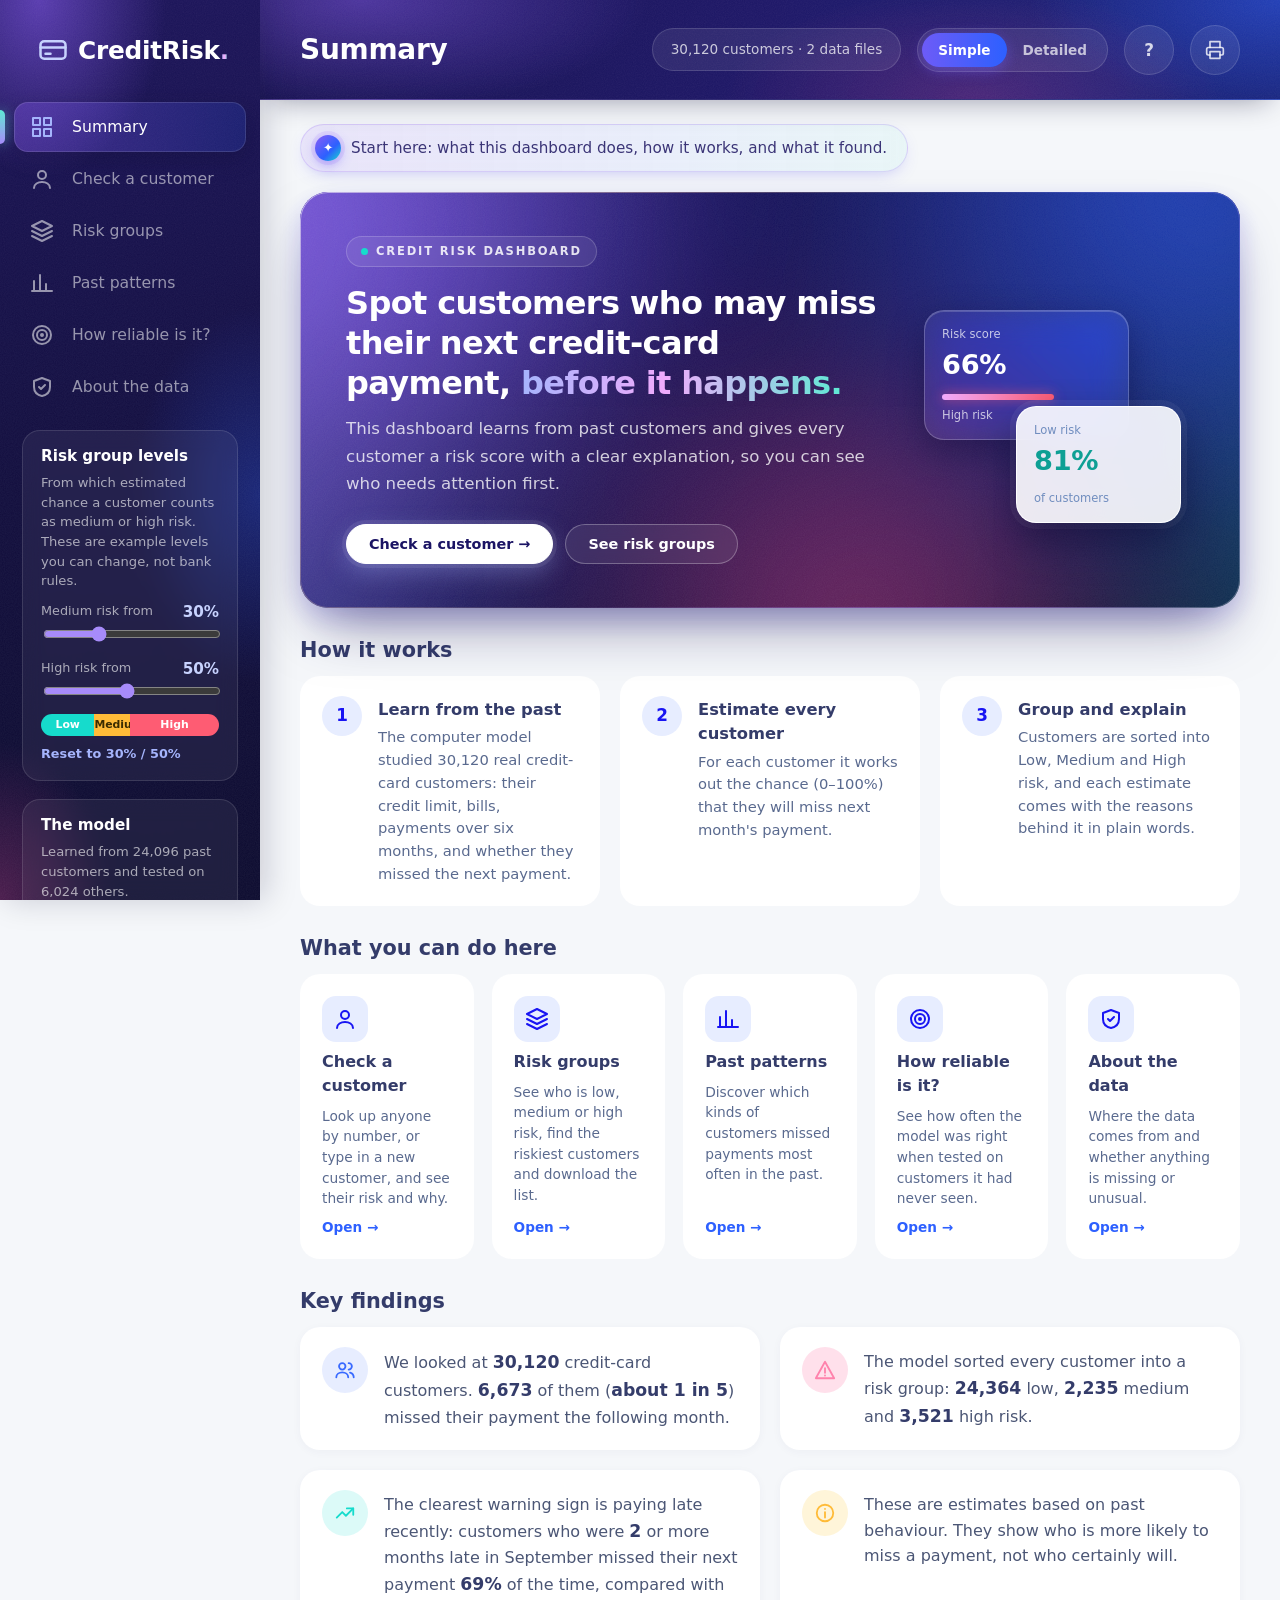
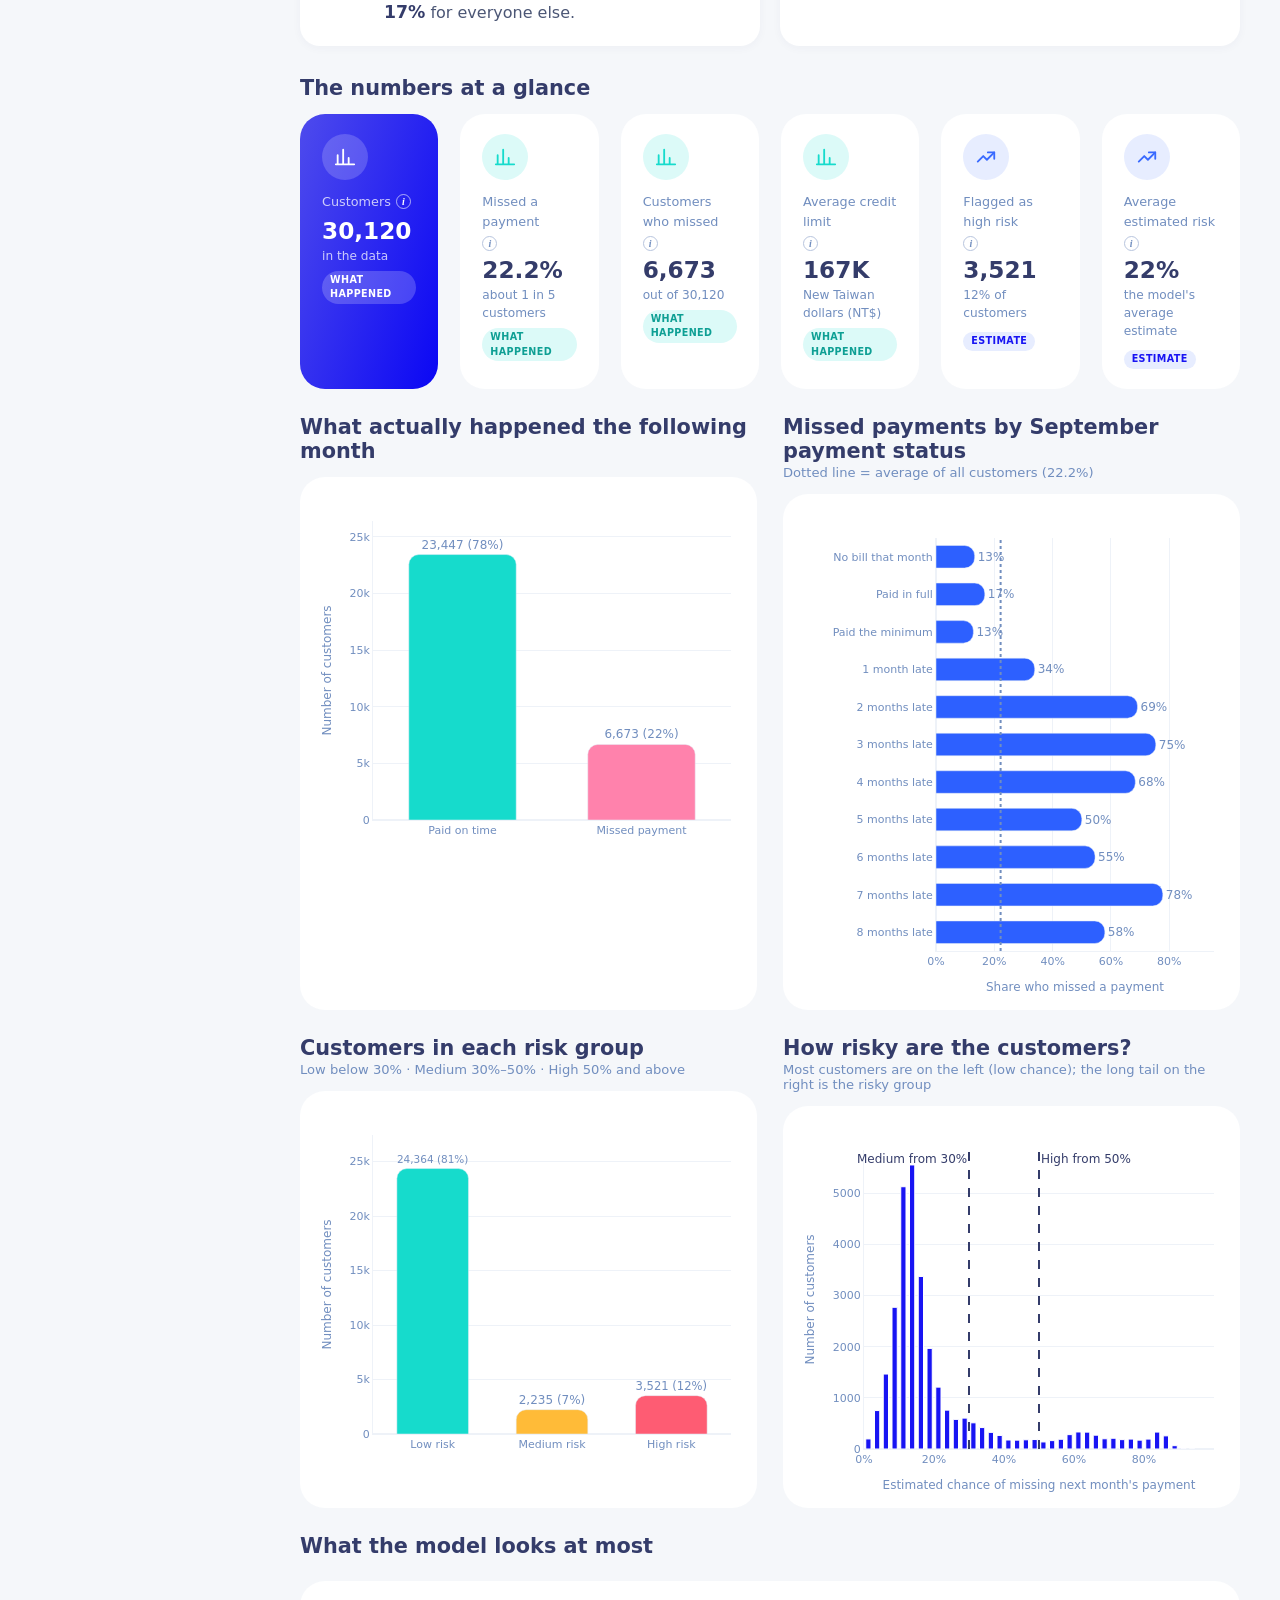
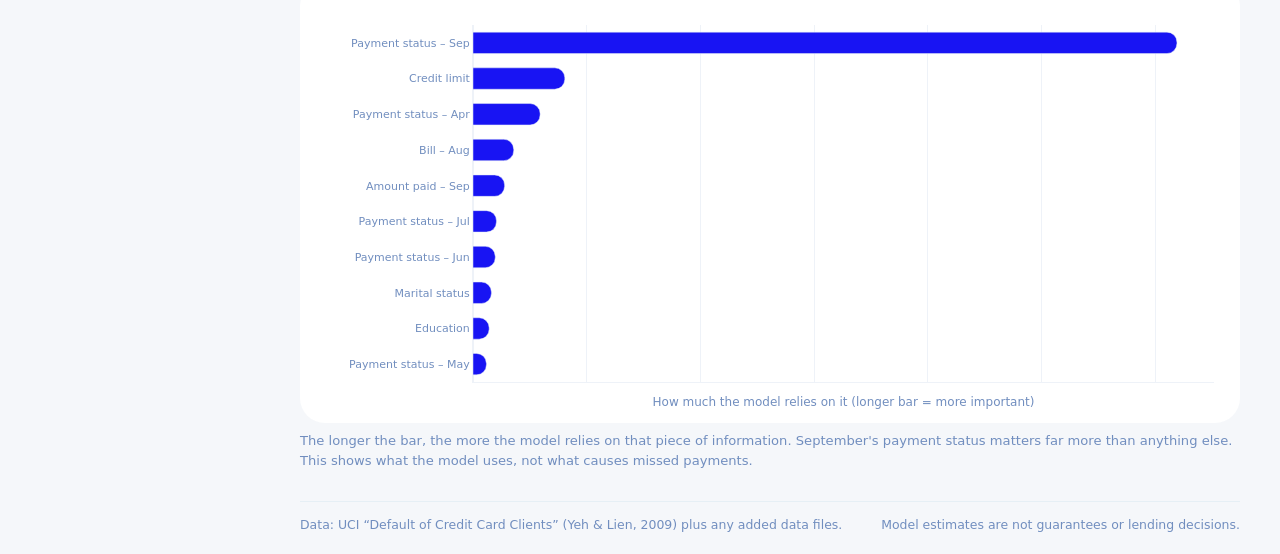
<file: site/index.html>
<!doctype html>
<html lang="en">
<head>
<meta charset="utf-8">
<meta name="viewport" content="width=device-width, initial-scale=1">
<title>Credit Risk Analytics</title>
<!--
  One-page dashboard. Everything on screen is loaded from the Python server (server.py)
  as JSON via fetch('/api/...'). Charts arrive as Plotly figure JSON and are drawn with
  Plotly.js, which the server provides locally from the installed plotly package.
  Pages are switched with the URL hash: #/overview, #/exploration, ...
  Fonts are system fonts (Georgia + Segoe UI), so the page works without internet.
-->
<link rel="preload" href="plotly-cartesian-4.1.1.min.js" as="script">
<link rel="preload" href="data/core.json?v=0f22d06f19bc" as="fetch" crossorigin="anonymous">
<style>
  :root {
    --bg: #F5F7FA;          /* page background */
    --card: #FFFFFF;
    --primary: #1814F3;     /* active nav, buttons */
    --blue: #2D60FF;
    --title: #343C6A;       /* headings */
    --ink: #232323;
    --muted: #718EBF;       /* secondary text, axis labels */
    --nav: #B1B1B1;         /* inactive nav */
    --line: #E6EFF5;
    --soft: #F5F7FA;
    --teal: #16DBCC;
    --pink: #FF82AC;
    --red: #FE5C73;
    --yellow: #FFBB38;
    --hist: #16DBCC;        /* what happened */
    --pred: #1814F3;        /* model estimates */
    --radius: 25px;
    --sans: Inter, "Segoe UI", system-ui, -apple-system, Roboto, sans-serif;
    --serif: var(--sans);
  }
  * { box-sizing: border-box; }
  html { scroll-behavior: smooth; }
  body { margin: 0; background: var(--bg); color: var(--ink); font: 15px/1.5 var(--sans); }
  a { color: var(--blue); }
  :focus-visible { outline: 2px solid var(--blue); outline-offset: 2px; }
  [hidden] { display: none !important; }

  /* ---- Layout: white sidebar + main column ---- */
  .app { display: flex; min-height: 100vh; }
  aside { width: 260px; flex-shrink: 0; background: var(--card); border-right: 1px solid var(--line);
          position: sticky; top: 0; height: 100vh; overflow-y: auto; padding: 0 0 30px; z-index: 15; }
  .brand { display: flex; align-items: center; gap: 10px; height: 100px; padding: 0 38px; text-decoration: none; }
  .brand-mark { width: 34px; height: 34px; display: grid; place-items: center; color: var(--title); }
  .brand-name { font: 800 1.55rem var(--sans); color: var(--title); letter-spacing: -.01em; }
  .brand-name span { color: var(--blue); }
  nav a { position: relative; display: flex; gap: 18px; align-items: center; color: var(--nav); text-decoration: none;
          padding: 0 30px; height: 54px; font-weight: 500; font-size: .98rem; white-space: nowrap; }
  nav a svg { flex-shrink: 0; }
  nav a:hover { color: var(--title); }
  nav a.active { color: var(--primary); }
  nav a.active::before { content: ""; position: absolute; left: 0; top: 8px; bottom: 8px; width: 6px;
                         background: var(--primary); border-radius: 0 10px 10px 0; }
  .side-card { margin: 18px 22px 0; background: var(--soft); border-radius: 18px; padding: 16px 18px; }
  .side-card h4 { margin: 0 0 4px; font: 600 .95rem var(--sans); color: var(--title); }
  .range-field { margin: 10px 0 6px; }
  .range-field label { display: flex; justify-content: space-between; font-size: .8rem; color: var(--muted); }
  .range-field label b { color: var(--primary); font-size: .95rem; }
  input[type=range] { width: 100%; accent-color: var(--primary); }
  .band { display: flex; height: 22px; border-radius: 11px; overflow: hidden; margin: 8px 0 6px; font-size: .68rem;
          color: #fff; font-weight: 600; }
  .band div { display: grid; place-items: center; overflow: hidden; white-space: nowrap; transition: width .2s; }
  .link-btn { background: none; border: none; color: var(--blue); font: 600 .8rem var(--sans); cursor: pointer;
              padding: 0; }
  .link-btn:hover { text-decoration: underline; }
  details summary { cursor: pointer; font-weight: 600; color: var(--blue); padding: 6px 0 2px; font-size: .85rem; }

  .main-col { flex: 1; min-width: 0; display: flex; flex-direction: column; }
  .topbar { position: sticky; top: 0; z-index: 12; background: var(--card); border-bottom: 1px solid var(--line);
            height: 100px; display: flex; align-items: center; gap: 16px; padding: 0 40px; }
  .topbar h1 { font: 600 1.75rem var(--sans); color: var(--title); margin: 0; white-space: nowrap; }
  .topbar .spacer { flex: 1; }
  .data-label { font-size: .85rem; color: var(--muted); background: var(--soft); border-radius: 40px; padding: 10px 18px;
                white-space: nowrap; }
  .icon-btn { width: 50px; height: 50px; border-radius: 50%; border: none; background: var(--soft); color: var(--muted);
              font: 700 1.05rem var(--sans); cursor: pointer; display: grid; place-items: center; flex-shrink: 0; }
  .icon-btn:hover { color: var(--blue); background: #EDF1FF; }
  #menu-btn { display: none; }
  .view-switch { display: inline-flex; background: var(--soft); border-radius: 40px; padding: 4px; }
  .view-switch button { background: transparent; color: var(--muted); border: none; padding: 9px 16px; cursor: pointer;
                        font: 600 .85rem var(--sans); border-radius: 40px; }
  .view-switch button.on { background: var(--primary); color: #fff; }

  main { padding: 24px 40px 20px; max-width: 1480px; width: 100%; }
  .intro { color: var(--muted); max-width: 900px; margin: 0 0 18px; }
  h3, .panel-title { font: 600 1.3rem var(--sans); color: var(--title); margin: 28px 0 14px; }
  .panel-title { margin: 0 0 14px; display: flex; flex-direction: column; gap: 2px; min-height: 1.6em; }
  .panel-title small { font: 400 .82rem var(--sans); color: var(--muted); }
  .grid > .panel { display: flex; flex-direction: column; }
  .grid > .panel > .card { flex: 1; }
  footer { margin-top: 30px; padding-top: 14px; border-top: 1px solid var(--line); font-size: .78rem; color: var(--muted);
           display: flex; justify-content: space-between; gap: 10px; flex-wrap: wrap; }

  /* ---- KPI cards (first one = blue "bank card") ---- */
  .kpis { display: grid; grid-template-columns: repeat(var(--n, 6), minmax(0, 1fr)); gap: 22px; margin: 0 0 26px; }
  .kpi { background: var(--card); border-radius: var(--radius); padding: 20px 22px; min-height: 120px; display: flex;
         flex-direction: column; gap: 12px; align-items: flex-start; }
  .kpi-icon { width: 46px; height: 46px; border-radius: 50%; display: grid; place-items: center; flex-shrink: 0; }
  .kpi.hist .kpi-icon { background: #DCFAF8; color: var(--teal); }
  .kpi.pred .kpi-icon { background: #E7EDFF; color: #396AFF; }
  .kpi.plain .kpi-icon { background: #FFF5D9; color: var(--yellow); }
  .kpi-body { min-width: 0; }
  .kpi-label { font-size: .8rem; color: var(--muted); display: flex; align-items: center; gap: 5px; flex-wrap: wrap; }
  .kpi-value { font: 600 1.45rem/1.25 var(--sans); color: var(--title); margin-top: 4px; }
  .kpi-note { font-size: .76rem; color: var(--muted); margin-top: 2px; }
  .kpi.hero { background: linear-gradient(107deg, #4C49ED 2.6%, #0A06F4 101.2%); color: #fff; }
  .kpi.hero .kpi-icon { background: rgba(255,255,255,.18); color: #fff; }
  .kpi.hero .kpi-label, .kpi.hero .kpi-note { color: rgba(255,255,255,.75); }
  .kpi.hero .kpi-value { color: #fff; }
  .kpi.hero .tag { background: rgba(255,255,255,.2); color: #fff; }
  .kpi.hero .info { border-color: rgba(255,255,255,.6); color: #fff; }
  .tag { display: inline-block; font-size: .6rem; padding: 2px 8px; border-radius: 20px; font-weight: 700;
         letter-spacing: .04em; }
  .tag.hist { background: #DCFAF8; color: #0E9F94; }
  .tag.pred { background: #E7EDFF; color: var(--primary); }

  /* ---- Info tooltips ---- */
  .info { position: relative; display: inline-grid; place-items: center; width: 15px; height: 15px; border-radius: 50%;
          border: 1px solid #B8C5DE; color: var(--muted); font: italic 700 10px Georgia, serif; cursor: help;
          text-transform: none; letter-spacing: 0; }
  .info:hover, .info:focus { border-color: var(--blue); color: var(--blue); }
  .info .tip { display: none; position: absolute; z-index: 30; left: 50%; top: 20px; transform: translateX(-50%);
               width: 260px; background: var(--title); color: #fff; font: 400 .78rem/1.45 var(--sans); padding: 10px 12px;
               border-radius: 12px; box-shadow: 0 8px 24px rgba(52,60,106,.25); text-align: left; }
  .info:hover .tip, .info:focus .tip { display: block; }

  /* ---- Cards, panels, grid ---- */
  .grid { display: grid; grid-template-columns: repeat(2, minmax(0, 1fr)); gap: 26px; margin-bottom: 26px; }
  .panel { min-width: 0; }
  .card { background: var(--card); border-radius: var(--radius); overflow: hidden; }
  .card.pad { padding: 22px 24px; }
  .card-title { font: 600 1.05rem var(--sans); color: var(--title); margin: 0 0 12px; }
  .chart { min-height: 340px; }
  .card > .chart, .card > [id^="c-"] { margin: 14px 16px 8px; }
  .note { background: var(--card); border-radius: 18px; padding: 14px 18px; font-size: .9rem; color: #4B5675;
          margin: 0 0 20px; border-left: 5px solid var(--blue); }
  .caption { font-size: .82rem; color: var(--muted); margin: 8px 0; }
  .alert { border-radius: 14px; padding: 12px 16px; margin: 8px 0; font-size: .9rem; }
  .alert.ok { background: #DCFAF8; color: #0B7F76; }
  .alert.warn { background: #FFF5D9; color: #8A6100; }
  .alert.error { background: #FFE0EB; color: #B0153C; }
  .alert.info { background: #E7EDFF; color: var(--primary); }
  ul { margin: 6px 0; padding-left: 20px; }
  li { margin: 4px 0; }
  .loading { display: flex; align-items: center; gap: 12px; color: var(--muted); padding: 50px 0; }
  .spinner { width: 22px; height: 22px; border: 3px solid var(--line); border-top-color: var(--primary); border-radius: 50%;
             animation: spin .8s linear infinite; }
  @keyframes spin { to { transform: rotate(360deg); } }
  #progress { position: fixed; top: 0; left: 0; height: 3px; width: 0; background: var(--primary); transition: width .3s;
              z-index: 40; }
  #progress.on { width: 70%; }

  /* ---- Tables (like the "Recent Transaction" list) ---- */
  .table-wrap { overflow-x: auto; }
  table { border-collapse: collapse; width: 100%; font-size: .88rem; }
  th { color: var(--muted); font-weight: 500; text-align: left; padding: 10px 12px; border-bottom: 1px solid var(--line);
       cursor: pointer; user-select: none; vertical-align: bottom; font-size: .82rem; }
  th:hover { color: var(--blue); }
  th.num, td.num { text-align: right; }
  td { padding: 12px; border-bottom: 1px solid #F2F4F7; color: var(--ink); font-variant-numeric: tabular-nums;
       white-space: nowrap; }
  tbody tr:last-child td { border-bottom: none; }
  tbody tr:hover td { background: #F8FAFF; }
  .wrap td { white-space: normal; }
  .pager { display: flex; gap: 8px; align-items: center; justify-content: flex-end; font-size: .82rem;
           color: var(--muted); margin-top: 10px; }

  /* ---- Controls: pill buttons and inputs ---- */
  .btn { border: 1px solid var(--line); background: var(--card); color: var(--blue); border-radius: 50px;
         padding: 11px 22px; font: 600 .9rem var(--sans); cursor: pointer; text-decoration: none; display: inline-flex;
         gap: 8px; align-items: center; }
  .btn:hover { border-color: var(--blue); }
  .btn.primary { background: var(--primary); color: #fff; border-color: var(--primary);
                 box-shadow: 0 6px 16px rgba(24,20,243,.25); }
  .btn.primary:hover { background: #0F0BD0; }
  .btn.small { padding: 7px 14px; font-size: .82rem; }
  .btn:disabled { opacity: .5; cursor: wait; }
  .btn-row { display: flex; gap: 14px; flex-wrap: wrap; margin: 18px 0; }
  .control-row { display: flex; align-items: center; gap: 14px; flex-wrap: wrap; margin: 14px 0; }
  .control-row > label { font-weight: 600; color: var(--title); }
  .control-row input[type=range] { flex: 1; min-width: 240px; }
  .tabs { display: flex; gap: 6px; border-bottom: 1px solid #DFEAF2; margin: 0 0 22px; flex-wrap: wrap; }
  .tabs button { border: none; background: none; padding: 12px 18px; font: 500 .95rem var(--sans); color: var(--muted);
                 cursor: pointer; border-bottom: 3px solid transparent; margin-bottom: -1px; border-radius: 10px 10px 0 0; }
  .tabs button:hover { color: var(--blue); }
  .tabs button.active { color: var(--primary); border-bottom-color: var(--primary); }
  .segmented { display: inline-flex; background: var(--card); border-radius: 50px; padding: 4px; }
  .segmented label { padding: 9px 18px; cursor: pointer; font-size: .88rem; border-radius: 50px; color: var(--muted);
                     font-weight: 500; }
  .segmented input { display: none; }
  .segmented label:has(input:checked) { background: var(--primary); color: #fff; }
  select, input[type=number] { width: 100%; padding: 12px 18px; border: 1px solid #DFEAF2; border-radius: 15px;
                               font: inherit; background: #fff; color: var(--title); }
  select:focus, input[type=number]:focus { border-color: var(--blue); outline: none; }
  .field label { display: block; font-size: .82rem; color: var(--title); margin-bottom: 6px; }
  .form-row { display: grid; grid-template-columns: repeat(5, minmax(0, 1fr)); gap: 16px; margin: 8px 0 18px; }
  .form-row.month { grid-template-columns: 1.4fr 1fr 1fr; margin: 8px 0; }
  .form-section { font: 600 1.05rem var(--sans); color: var(--title); margin: 16px 0 8px; }
  .filters { display: grid; grid-template-columns: repeat(4, minmax(0, 1fr)); gap: 18px; }
  .filter { background: var(--card); border-radius: 20px; padding: 14px 18px; }
  .filter .head { display: flex; justify-content: space-between; font-size: .82rem; color: var(--title);
                  font-weight: 600; margin-bottom: 8px; }
  .filter label { display: inline-flex; gap: 6px; align-items: center; margin: 3px 14px 3px 0; font-size: .86rem;
                  color: #4B5675; cursor: pointer; }
  .filter input { accent-color: var(--primary); }
  .id-search { display: flex; gap: 8px; align-items: center; }
  .id-search input { width: 150px; background: var(--card); border-radius: 40px; }

  /* ---- Individual result ---- */
  .result-head { display: flex; align-items: center; gap: 14px; flex-wrap: wrap; }
  .big-number { font: 700 3rem/1 var(--sans); color: var(--title); }
  .seg-pill { display: inline-flex; align-items: center; gap: 8px; padding: 6px 14px; border-radius: 999px;
              font-weight: 600; font-size: .88rem; background: var(--soft); color: var(--title); }
  .dot { width: 11px; height: 11px; border-radius: 50%; display: inline-block; }
  .gauge { position: relative; margin: 32px 0 30px; }
  .gauge .track { display: flex; height: 12px; border-radius: 6px; overflow: hidden; }
  .gauge .marker { position: absolute; top: -7px; width: 26px; height: 26px; border-radius: 50%; background: #fff;
                   border: 6px solid var(--primary); transform: translateX(-50%); box-shadow: 0 2px 8px rgba(24,20,243,.3); }
  .gauge .marker::after { content: attr(data-label); position: absolute; bottom: 28px; left: 50%; transform: translateX(-50%);
                          font-size: .78rem; font-weight: 700; color: var(--primary); white-space: nowrap; }
  .gauge .scale { position: relative; height: 16px; font-size: .72rem; color: var(--muted); margin-top: 6px; }
  .gauge .scale span { position: absolute; transform: translateX(-50%); }
  .gauge .scale span:first-child { transform: none; }
  .gauge .scale span:last-child { transform: translateX(-100%); }
  .muted { color: var(--muted); font-weight: 400; font-size: .85rem; }

  /* ---- Help dialog ---- */
  dialog { border: none; border-radius: var(--radius); padding: 0; max-width: 720px; width: calc(100% - 32px);
           color: var(--ink); box-shadow: 0 20px 60px rgba(52,60,106,.3); }
  dialog::backdrop { background: rgba(52,60,106,.4); }
  .dlg-head { display: flex; justify-content: space-between; align-items: center; padding: 20px 26px;
              border-bottom: 1px solid var(--line); }
  .dlg-head h2 { font: 600 1.35rem var(--sans); color: var(--title); margin: 0; }
  .dlg-body { padding: 8px 26px 24px; max-height: 70vh; overflow-y: auto; }
  dl { margin: 0; }
  dt { font-weight: 600; color: var(--title); margin-top: 14px; }
  dd { margin: 3px 0 0; color: #4B5675; }

  /* ---- Plain-language summary + Simple/Detailed view ---- */
  .in-short { background: #E7EDFF; border-radius: 20px; padding: 18px 24px; margin: 0 0 24px; font-size: .98rem;
              line-height: 1.6; color: var(--title); }
  .in-short .label { font: 700 .72rem var(--sans); letter-spacing: .1em; text-transform: uppercase; color: var(--primary); }
  .in-short ul { margin: 0; padding-left: 20px; }
  .in-short li { margin: 6px 0; }
  .card .in-short { background: var(--soft); }
  .insights { display: grid; grid-template-columns: repeat(var(--cols, 2), minmax(0, 1fr)); gap: 20px; margin: 0 0 28px; }
  @media (max-width: 1000px) { .insights { grid-template-columns: 1fr; } }
  .insight { background: var(--card); border-radius: 20px; padding: 20px 22px; display: flex; gap: 16px;
             align-items: flex-start; box-shadow: 0 2px 10px rgba(52,60,106,.04); }
  .insight .ic { width: 46px; height: 46px; border-radius: 50%; display: grid; place-items: center; flex-shrink: 0; }
  .insight.i0 .ic { background: #E7EDFF; color: #396AFF; }
  .insight.i1 .ic { background: #FFE0EB; color: #FF82AC; }
  .insight.i2 .ic { background: #DCFAF8; color: #16DBCC; }
  .insight.i3 .ic { background: #FFF5D9; color: #FFBB38; }
  .insight .tx { font-size: 1rem; line-height: 1.6; color: #4B5675; padding-top: 2px; }
  .insight .tx strong { color: var(--title); font-weight: 700; font-size: 1.08em; }
  .insight .tx b { color: var(--title); }
  .intro { font-size: 1rem; color: #5A6A8F; }

  /* ---- Welcome section on the Summary page (premium "aurora" banner) ---- */
  .welcome { position: relative; overflow: hidden; isolation: isolate; display: flex; gap: 30px; align-items: center;
             background: radial-gradient(120% 140% at 0% 0%, #2A1F8F 0%, #15104F 45%, #0B0A2E 100%);
             color: #fff; border-radius: 28px; padding: 44px 46px; margin: 0 0 8px;
             box-shadow: 0 30px 60px -20px rgba(21,16,79,.55), 0 10px 24px rgba(59,52,240,.18); }
  /* Thin shimmering edge, like a metal card. */
  .welcome-edge { position: absolute; inset: 0; border-radius: inherit; padding: 1px; z-index: 2; pointer-events: none;
                  background: linear-gradient(135deg, rgba(255,255,255,.55), rgba(255,215,160,.35) 25%,
                              rgba(255,255,255,.05) 50%, rgba(160,140,255,.45) 80%, rgba(255,255,255,.25));
                  -webkit-mask: linear-gradient(#000 0 0) content-box, linear-gradient(#000 0 0);
                  -webkit-mask-composite: xor; mask-composite: exclude; }
  /* Soft blurred colour glows drifting slowly. */
  .welcome::before { content: ""; position: absolute; inset: -40%; z-index: -2; filter: blur(80px); opacity: .95;
                     background:
                       radial-gradient(circle at 20% 25%, rgba(139,92,246,.85), transparent 30%),
                       radial-gradient(circle at 75% 20%, rgba(45,96,255,.80), transparent 30%),
                       radial-gradient(circle at 55% 80%, rgba(236,72,153,.55), transparent 30%),
                       radial-gradient(circle at 92% 75%, rgba(22,219,204,.45), transparent 26%),
                       radial-gradient(circle at 8% 90%, rgba(99,102,241,.70), transparent 32%);
                     animation: aurora 18s ease-in-out infinite alternate; }
  /* Fine film grain + light sheen for a premium, printed feel. */
  .welcome::after { content: ""; position: absolute; inset: 0; z-index: -1; pointer-events: none; opacity: .9;
                    background:
                      linear-gradient(115deg, rgba(255,255,255,.10) 0%, rgba(255,255,255,0) 40%),
                      url("data:image/svg+xml;utf8,<svg xmlns='http://www.w3.org/2000/svg' width='160' height='160'><filter id='n'><feTurbulence type='fractalNoise' baseFrequency='.9' numOctaves='2' stitchTiles='stitch'/><feColorMatrix values='0 0 0 0 1  0 0 0 0 1  0 0 0 0 1  0 0 0 .07 0'/></filter><rect width='100%' height='100%' filter='url(%23n)'/></svg>"); }
  @keyframes aurora {
    0%   { transform: translate(0, 0) rotate(0deg) scale(1); }
    50%  { transform: translate(-5%, 4%) rotate(10deg) scale(1.07); }
    100% { transform: translate(5%, -3%) rotate(-8deg) scale(1.12); }
  }
  @keyframes pulse { 0%, 100% { box-shadow: 0 0 0 0 rgba(22,219,204,.6); } 50% { box-shadow: 0 0 0 6px rgba(22,219,204,0); } }
  @media (prefers-reduced-motion: reduce) { .welcome::before, .eyebrow::before { animation: none; } }

  .welcome-text { flex: 1; min-width: 0; position: relative; z-index: 1; }
  .eyebrow { display: inline-flex; align-items: center; gap: 8px; font-size: .72rem; font-weight: 700;
             letter-spacing: .16em; text-transform: uppercase; color: rgba(255,255,255,.85);
             background: rgba(255,255,255,.08); border: 1px solid rgba(255,255,255,.18); border-radius: 40px;
             padding: 6px 14px; backdrop-filter: blur(8px); }
  .eyebrow::before { content: ""; width: 7px; height: 7px; border-radius: 50%; background: #16DBCC;
                     animation: pulse 2.4s ease-in-out infinite; }
  .welcome h2 { font: 700 2rem/1.25 var(--sans); letter-spacing: -.02em; margin: 16px 0 12px; max-width: 760px; }
  .welcome h2 .glow { background: linear-gradient(90deg, #A5B4FC 0%, #F0ABFC 45%, #5EEAD4 100%);
                      -webkit-background-clip: text; background-clip: text; color: transparent; }
  .welcome p { margin: 0; color: rgba(255,255,255,.78); font-size: 1.04rem; max-width: 640px; line-height: 1.65; }
  .welcome-actions { display: flex; gap: 12px; margin-top: 26px; flex-wrap: wrap; }
  .btn.white { background: #fff; color: #1B1464; border-color: #fff;
               box-shadow: 0 8px 24px rgba(165,180,252,.35), 0 0 0 4px rgba(255,255,255,.08); }
  .btn.white:hover { background: #F2F0FF; transform: translateY(-1px); }
  .btn.ghost { background: rgba(255,255,255,.08); color: #fff; border-color: rgba(255,255,255,.28);
               backdrop-filter: blur(8px); }
  .btn.ghost:hover { border-color: rgba(255,255,255,.6); background: rgba(255,255,255,.14); }

  .welcome-art { position: relative; z-index: 1; width: 270px; height: 180px; flex-shrink: 0; }
  .mini-card { position: absolute; left: 0; top: 0; width: 205px; background: rgba(255,255,255,.08);
               border: 1px solid rgba(255,255,255,.22); border-radius: 20px; padding: 15px 17px;
               backdrop-filter: blur(18px) saturate(160%); -webkit-backdrop-filter: blur(18px) saturate(160%);
               box-shadow: 0 12px 34px rgba(5,3,40,.35), inset 0 1px 0 rgba(255,255,255,.18); }
  .mini-card span, .mini-card small { display: block; font-size: .72rem; color: rgba(255,255,255,.72); }
  .mini-card b { display: block; font-size: 1.7rem; margin: 2px 0 8px; letter-spacing: -.01em; }
  .mini-card i { display: block; height: 6px; border-radius: 3px; margin-bottom: 7px;
                 background: linear-gradient(90deg, #F0ABFC, #FE5C73); box-shadow: 0 0 12px rgba(254,92,115,.6); }
  .mini-card.two { left: 92px; top: 96px; width: 165px; background: rgba(255,255,255,.90); color: var(--title);
                   border: 1px solid rgba(255,255,255,.95);
                   box-shadow: 0 18px 40px rgba(5,3,40,.45), 0 0 0 6px rgba(255,255,255,.06); }
  .mini-card.two span, .mini-card.two small { color: var(--muted); }
  .mini-card.two b { color: #0E9F94; }
  .section-head h3 { margin: 30px 0 14px; }
  .steps { display: grid; grid-template-columns: repeat(3, minmax(0, 1fr)); gap: 20px; }
  .step { background: var(--card); border-radius: 20px; padding: 20px 22px; display: flex; gap: 16px; align-items: flex-start; }
  .step .num { width: 40px; height: 40px; border-radius: 50%; background: #E7EDFF; color: var(--primary);
               font-weight: 700; display: grid; place-items: center; flex-shrink: 0; font-size: 1.05rem; }
  .step-title { font-weight: 600; color: var(--title); font-size: 1.02rem; margin: 2px 0 4px; }
  .step-text { color: #5A6A8F; font-size: .92rem; line-height: 1.55; }
  .tools { display: grid; grid-template-columns: repeat(5, minmax(0, 1fr)); gap: 18px; }
  .tool { background: var(--card); border-radius: 20px; padding: 20px; text-decoration: none; color: inherit;
          display: flex; flex-direction: column; gap: 8px; border: 2px solid transparent; transition: border-color .15s, transform .15s; }
  .tool:hover { border-color: var(--blue); transform: translateY(-2px); }
  .tool-ic { width: 46px; height: 46px; border-radius: 14px; background: #E7EDFF; color: var(--primary);
             display: grid; place-items: center; }
  .tool-title { font-weight: 600; color: var(--title); font-size: 1rem; }
  .tool-text { color: #5A6A8F; font-size: .86rem; line-height: 1.5; flex: 1; }
  .tool-go { color: var(--blue); font-weight: 600; font-size: .85rem; }
  @media (max-width: 1250px) { .tools { grid-template-columns: repeat(3, minmax(0, 1fr)); } }
  @media (max-width: 900px) {
    .welcome { flex-direction: column; align-items: flex-start; padding: 26px; }
    .welcome-art { display: none; }
    .steps, .tools { grid-template-columns: 1fr; }
  }
  body.simple .tech { display: none !important; }
  body:not(.simple) .simple-only { display: none !important; }
  .tech-note { font-size: .82rem; color: var(--muted); margin: 4px 0 14px; }
  body:not(.simple) .tech-note { display: none; }

  /* ---- Premium frame: midnight-aurora sidebar and top bar (matches the Summary banner) ---- */
  :root {
    --grain: url("data:image/svg+xml;utf8,<svg xmlns='http://www.w3.org/2000/svg' width='160' height='160'><filter id='n'><feTurbulence type='fractalNoise' baseFrequency='.9' numOctaves='2' stitchTiles='stitch'/><feColorMatrix values='0 0 0 0 1  0 0 0 0 1  0 0 0 0 1  0 0 0 .06 0'/></filter><rect width='100%' height='100%' filter='url(%23n)'/></svg>");
  }
  aside { border-right: none; overflow-x: hidden; color: #fff;
          background: var(--grain),
            radial-gradient(70% 28% at 15% 0%, rgba(139,92,246,.55), transparent 70%),
            radial-gradient(70% 30% at 100% 55%, rgba(45,96,255,.30), transparent 70%),
            radial-gradient(60% 25% at 0% 100%, rgba(236,72,153,.28), transparent 70%),
            linear-gradient(180deg, #1A1258 0%, #100C3C 55%, #0B0A2E 100%);
          box-shadow: 6px 0 30px rgba(11,10,46,.18);
          scrollbar-width: thin; scrollbar-color: rgba(255,255,255,.18) transparent; }
  aside::-webkit-scrollbar { width: 6px; }
  aside::-webkit-scrollbar-thumb { background: rgba(255,255,255,.18); border-radius: 3px; }
  .brand-mark { color: #C7D2FE; }
  .brand-name { color: #fff; }
  .brand-name span { background: linear-gradient(90deg, #A5B4FC, #F0ABFC, #5EEAD4); -webkit-background-clip: text;
                     background-clip: text; color: transparent; }
  nav a { color: rgba(255,255,255,.55); margin: 2px 14px; padding: 0 16px; border-radius: 14px; height: 50px; }
  nav a:hover { color: #fff; background: rgba(255,255,255,.06); }
  nav a.active { color: #fff; background: linear-gradient(90deg, rgba(139,92,246,.35), rgba(45,96,255,.18));
                 box-shadow: inset 0 0 0 1px rgba(255,255,255,.12), 0 8px 20px rgba(11,10,46,.25); }
  nav a.active::before { left: -14px; width: 5px; background: linear-gradient(180deg, #5EEAD4, #A78BFA);
                         box-shadow: 0 0 12px rgba(94,234,212,.7); }
  nav a.active svg { color: #A5B4FC; }
  .side-card { background: rgba(255,255,255,.06); border: 1px solid rgba(255,255,255,.12);
               backdrop-filter: blur(10px); }
  .side-card h4 { color: #fff; }
  .side-card .caption, .range-field label { color: rgba(255,255,255,.62); }
  .range-field label b { color: #C7D2FE; }
  aside input[type=range] { accent-color: #A78BFA; }
  aside .link-btn, aside details summary { color: #A5B4FC; }
  aside .btn.primary { background: linear-gradient(90deg, #6D5BF7, #2D60FF); border-color: transparent;
                       box-shadow: 0 6px 18px rgba(109,91,247,.4); }
  aside .alert.error { background: rgba(254,92,115,.18); color: #FFD1DA; }

  .topbar { border-bottom: 1px solid rgba(255,255,255,.08); color: #fff;
            background: var(--grain),
              radial-gradient(40% 160% at 10% 0%, rgba(139,92,246,.45), transparent 70%),
              radial-gradient(35% 160% at 70% 100%, rgba(236,72,153,.22), transparent 70%),
              radial-gradient(35% 160% at 100% 0%, rgba(45,96,255,.45), transparent 70%),
              linear-gradient(90deg, #15104F 0%, #1C1566 50%, #17227A 100%);
            box-shadow: 0 10px 30px -12px rgba(11,10,46,.45); }
  .topbar h1 { color: #fff; letter-spacing: -.01em; }
  .data-label { background: rgba(255,255,255,.08); color: rgba(255,255,255,.75); border: 1px solid rgba(255,255,255,.14); }
  .view-switch { background: rgba(255,255,255,.08); border: 1px solid rgba(255,255,255,.14); }
  .view-switch button { color: rgba(255,255,255,.7); }
  .view-switch button.on { background: linear-gradient(90deg, #6D5BF7, #2D60FF); color: #fff;
                           box-shadow: 0 4px 14px rgba(109,91,247,.45); }
  .icon-btn { background: rgba(255,255,255,.08); color: rgba(255,255,255,.8); border: 1px solid rgba(255,255,255,.14); }
  .icon-btn:hover { background: rgba(255,255,255,.16); color: #fff; }

  /* Page intro line as a premium frosted pill with a glowing sparkle. */
  .intro { display: inline-flex; align-items: center; gap: 10px; max-width: 100%; margin: 0 0 20px;
           padding: 10px 20px 10px 14px; border-radius: 40px; font-size: .95rem; font-weight: 500; color: #3B3577;
           background: linear-gradient(90deg, rgba(139,92,246,.12), rgba(45,96,255,.06) 60%, rgba(94,234,212,.08));
           border: 1px solid rgba(139,92,246,.20); box-shadow: 0 6px 18px -8px rgba(76,73,237,.35);
           backdrop-filter: blur(8px); }
  .intro::before { content: "✦"; flex-shrink: 0; width: 26px; height: 26px; border-radius: 50%; display: grid;
                   place-items: center; font-size: .8rem; color: #fff;
                   background: linear-gradient(135deg, #8B5CF6, #2D60FF 60%, #16DBCC);
                   box-shadow: 0 0 0 4px rgba(139,92,246,.12), 0 4px 12px rgba(109,91,247,.45); }
  .intro:empty { display: none; }

  /* ---- Responsive & print ---- */
  @media (max-width: 1250px) {
    .kpis { grid-template-columns: repeat(3, minmax(0, 1fr)); }
    .filters { grid-template-columns: repeat(2, minmax(0, 1fr)); }
    .data-label { display: none; }
  }
  @media (max-width: 900px) {
    #menu-btn { display: grid; }
    aside { position: fixed; left: 0; top: 0; transform: translateX(-100%); transition: transform .2s;
            box-shadow: 4px 0 24px rgba(52,60,106,.2); z-index: 30; }
    body.menu-open aside { transform: none; }
    .topbar { padding: 0 16px; height: 76px; gap: 10px; }
    .topbar h1 { font-size: 1.2rem; white-space: normal; }
    main { padding: 18px 16px; }
    .grid, .kpis, .filters, .form-row, .form-row.month { grid-template-columns: 1fr; }
    #print-btn { display: none; }
  }
  @media print {
    aside, .topbar .view-switch, .icon-btn, .btn-row, .btn, .tabs, #progress, .control-row input { display: none !important; }
    body { background: #fff; }
    main { padding: 0; max-width: none; }
    .card, .kpi { break-inside: avoid; border: 1px solid var(--line); }
  }
</style>

<style>
  /* Online (GitHub Pages) version: retraining and saving to outputs/ need the Python server. */
  .side-card details, #save-seg { display: none !important; }
  /* Phones: keep the top bar inside the screen width. */
  @media (max-width: 600px) {
    .topbar { gap: 6px; }
    .topbar h1 { font-size: 1.1rem; white-space: normal; min-width: 0; }
    .topbar .icon-btn { width: 38px; height: 38px; flex: none; }
    .topbar .view-switch button { padding: 6px 10px; }
    #print-btn { display: none; }
    .grid > * { min-width: 0; }
  }
</style>
</head>
<body>
<div id="progress"></div>

<div class="app">
  <aside>
    <a class="brand" href="#/overview" title="Credit Risk Analytics">
      <span class="brand-mark"><svg width="30" height="30" viewBox="0 0 24 24" fill="none" stroke="currentColor"
        stroke-width="2" stroke-linecap="round" stroke-linejoin="round"><rect x="2" y="5" width="20" height="14" rx="3"/>
        <path d="M2 10h20M6 15h4"/></svg></span>
      <span class="brand-name">CreditRisk<span>.</span></span>
    </a>
    <nav id="nav"></nav>

    <div class="side-card">
      <h4>Risk group levels</h4>
      <div class="caption">From which estimated chance a customer counts as medium or high risk. These are example
        levels you can change, not bank rules.</div>
      <div class="range-field">
        <label for="t-medium">Medium risk from <b id="t-medium-val"></b></label>
        <input type="range" id="t-medium" min="5" max="90" step="1">
      </div>
      <div class="range-field">
        <label for="t-high">High risk from <b id="t-high-val"></b></label>
        <input type="range" id="t-high" min="10" max="95" step="1">
      </div>
      <div class="band" id="band" aria-hidden="true"></div>
      <div id="t-error" class="alert error" hidden>Medium must be lower than High.</div>
      <button class="link-btn" id="t-reset">Reset to 30% / 50%</button>
    </div>

    <div class="side-card">
      <h4>The model</h4>
      <div id="model-info" class="caption"></div>
      <details>
        <summary>Teach the model again</summary>
        <div class="caption">Only needed after the data files change. Takes about 30 seconds.</div>
        <label class="caption tech"><input type="checkbox" id="balanced"> Use class_weight="balanced"
          (catches more at 50%, but estimates come out too high)</label>
        <button class="btn primary small" id="retrain">Teach again now</button>
        <div id="retrain-msg" class="caption"></div>
      </details>
    </div>
  </aside>

  <div class="main-col">
    <header class="topbar">
      <button class="icon-btn" id="menu-btn" aria-label="Open menu">☰</button>
      <h1 id="page-title"></h1>
      <span class="spacer"></span>
      <span class="data-label" id="data-label"></span>
      <span class="view-switch" role="group" aria-label="Level of detail">
        <button id="view-simple" title="Plain-language view">Simple</button>
        <button id="view-detail" title="Show technical charts and tables too">Detailed</button>
      </span>
      <button class="icon-btn" id="help-btn" title="Word list and how to use this dashboard" aria-label="Help">?</button>
      <button class="icon-btn" id="print-btn" title="Print or save this page as PDF" aria-label="Print">
        <svg width="20" height="20" viewBox="0 0 24 24" fill="none" stroke="currentColor" stroke-width="2"
          stroke-linecap="round" stroke-linejoin="round"><path d="M6 9V2h12v7"/><rect x="6" y="14" width="12" height="8"/>
          <path d="M6 18H4a2 2 0 0 1-2-2v-5a2 2 0 0 1 2-2h16a2 2 0 0 1 2 2v5a2 2 0 0 1-2 2h-2"/></svg></button>
    </header>
    <main>
      <p class="intro" id="page-intro"></p>
      <div id="page"></div>
      <footer>
        <span>Data: UCI “Default of Credit Card Clients” (Yeh &amp; Lien, 2009) plus any added data files.</span>
        <span>Model estimates are not guarantees or lending decisions.</span>
      </footer>
    </main>
  </div>
</div>

<dialog id="help">
  <div class="dlg-head"><h2>How to read this dashboard</h2><button class="btn small" id="help-close">Close</button></div>
  <div class="dlg-body">
    <p>This dashboard looks at past credit-card customers and uses a computer model to estimate how likely each
       customer is to <b>miss next month's payment</b>.</p>
    <p>Cards marked <span class="tag hist">WHAT HAPPENED</span> count what really happened. Cards marked
       <span class="tag pred">ESTIMATE</span> are the model's guesses. Hover over any <span class="info">i</span>
       for a short explanation. Start with the <b>Summary</b> page and read the "In short" box at the top of each page.</p>
    <dl id="glossary"></dl>
  </div>
</dialog>

<script src="plotly-cartesian-4.1.1.min.js"></script>
<script>window.STATIC_DATA_VERSION = "0f22d06f19bc";</script>
<script>
/*
 * static_api.js - answers the dashboard's /api/... requests inside the browser.
 * ============================================================================
 * Used only by the GitHub Pages version (index.html at the repo root, built by
 * build_static_site.py). The page code in web/index.html is unchanged: it still calls
 * fetch('/api/...'), and this file intercepts those calls.
 *
 * * Answers that never change (exploration charts, model performance, data quality...)
 *   were computed by server.py at build time and are looked up directly.
 * * Answers that depend on the sidebar thresholds, filters, a customer ID or the
 *   new-customer form are computed here with the same formulas as server.py /
 *   prediction.py, from the embedded customer table and model coefficients.
 * * Saving files and retraining need Python, so they return a clear message.
 */
"use strict";

/**
 * D = the core data (data/core.json). `load(name)` fetches another data file
 * (data/<name>.json) and returns its parsed JSON; files are fetched only when a page needs them.
 */
function createStaticApi(D, load = () => Promise.reject(new Error("No data loader."))) {
  const C = D.customers;            // columnar customer table (the 23 inputs arrive with "features")
  if (C.prob && C.prob.f8) {        // probabilities arrive as base64 little-endian float64
    const bytes = Uint8Array.from(atob(C.prob.f8), (ch) => ch.charCodeAt(0));
    C.prob = Array.from(new Float64Array(bytes.buffer));
  }
  const N = C.ID.length;
  const M = D.model;
  const L = D.labels;
  const SEGMENTS = ["Low risk", "Medium risk", "High risk"];
  const SEGMENT_COLORS = D.segment_colors;
  const UP_COLOR = D.colors.up, DOWN_COLOR = D.colors.down;

  class ApiError extends Error {
    constructor(message, status = 400) { super(message); this.status = status; }
  }

  // ---- Python-style number formatting -----------------------------------------------
  const clone = (o) => JSON.parse(JSON.stringify(o));
  /** round() with banker's rounding, like Python's round(). */
  const pyRound = (x) => {
    const f = Math.floor(x), diff = x - f;
    if (diff === 0.5) return f % 2 === 0 ? f : f + 1;
    return Math.round(x);
  };
  const grp = (n) => Number(n).toLocaleString("en-US", { maximumFractionDigits: 0 });      // f"{n:,}"
  const pct0 = (v) => (v == null || Number.isNaN(v) ? "n/a" : pyRound(v * 100) + "%");     // f"{v:.0%}"
  const money = (v) => (v == null || Number.isNaN(v) ? "n/a" : `NT$ ${grp(v)}`);
  const in100 = (p) => `${pyRound(p * 100)} out of 100`;
  /** f"{v:,}" for a Python float, e.g. 5.0 -> "5.0", 123456.5 -> "123,456.5". */
  const pyFloat = (v) => Number.isInteger(v) ? `${grp(v)}.0`
    : v.toLocaleString("en-US", { maximumFractionDigits: 17 });
  const signed0 = (x) => { const s = x.toFixed(0); return s.startsWith("-") ? s : "+" + s; };  // f"{x:+.0f}"

  // ---- Labels (data_loader.py) ------------------------------------------------------
  const friendly = (col) => {
    col = String(col);
    if (col.includes(" = ")) { const [c, v] = col.split(" = ", 2); return `${L.friendly[c] ?? c}: ${v}`; }
    return L.friendly[col] ?? col;
  };
  const payStatus = (code) => {
    if (code == null || Number.isNaN(code)) return "Missing";
    code = Math.trunc(code);
    if (code === -2) return "No bill that month";
    if (code === -1) return "Paid in full";
    if (code === 0) return "Paid the minimum";
    if (code >= 1) return `${code} month${code > 1 ? "s" : ""} late`;
    return `Unknown code ${code}`;
  };
  const categoryLabel = (col, code) => {
    if (code == null || Number.isNaN(code)) return "Missing";
    code = Math.trunc(code);
    if (D.pay_status_cols.includes(col)) return payStatus(code);
    const map = { SEX: L.sex, EDUCATION: L.education, MARRIAGE: L.marriage }[col] || {};
    return map[code] ?? `Undocumented code ${code}`;
  };
  const MONEY_COLS = new Set(["LIMIT_BAL", ...D.bill_cols, ...D.pay_amt_cols]);
  const displayValue = (f, v) => D.categorical_features.includes(f) ? categoryLabel(f, v)
    : MONEY_COLS.has(f) ? `NT$ ${grp(v)}` : grp(v);

  // ---- Thresholds and segments (prediction.py) --------------------------------------
  function thresholds(q) {
    const num = (key, dflt) => {
      if (!q.has(key)) return dflt;
      const v = Number(q.get(key));
      if (q.get(key).trim() === "" || Number.isNaN(v)) throw new ApiError(`'${key}' must be a number.`);
      return v;
    };
    const medium = num("medium", D.defaults.medium), high = num("high", D.defaults.high);
    if (!(0 < medium && medium < high && high < 100)) throw new ApiError("Thresholds must satisfy 0 < medium < high < 100.");
    return [medium / 100, high / 100];
  }
  const segmentOf = (p, medium, high) => (p >= high ? "High risk" : p >= medium ? "Medium risk" : "Low risk");
  const segmentsFor = (medium, high) => C.prob.map((p) => segmentOf(p, medium, high));

  function segmentSummary(seg, rows = null) {
    const acc = Object.fromEntries(SEGMENTS.map((s) => [s, { n: 0, p: 0, d: 0 }]));
    const idx = rows || [...Array(N).keys()];
    for (const i of idx) { const a = acc[seg[i]]; a.n++; a.p += C.prob[i]; a.d += C.actual[i]; }
    const total = Math.max(idx.length, 1);
    return SEGMENTS.map((s) => {
      const a = acc[s];
      return { Risk_Segment: s, Customers: a.n, Avg_Probability: a.n ? a.p / a.n : null, Share: a.n / total,
               Actual_Default_Rate: a.n ? a.d / a.n : null };
    });
  }

  // ---- Charts that change with the thresholds (charts.py) ----------------------------
  function segmentBar(seg, medium, high) {
    const fig = clone(D.templates.segment_bar);
    const t = fig.data[0];
    t.x = seg.map((r) => r.Risk_Segment);
    t.y = seg.map((r) => r.Customers);
    t.marker.color = seg.map((r) => SEGMENT_COLORS[r.Risk_Segment]);
    t.text = seg.map((r) => `${grp(r.Customers)} (${pct0(r.Share)})`);
    t.customdata = seg.map((r) => [r.Share, r.Avg_Probability]);
    fig.layout.title.text = fig.layout.title.text.replace(/Low below .*?(<\/span>)/,
      `Low below ${pct0(medium)} · Medium ${pct0(medium)}–${pct0(high)} · High ${pct0(high)} and above$1`);
    return fig;
  }
  function probabilityHistogram(medium, high) {
    const fig = clone(D.templates.probability);
    fig.data[0].x = C.prob;  // the template is stored without its 30,120 values
    const lines = [[medium, "Medium"], [high, "High"]];
    lines.forEach(([t, label], i) => {
      fig.layout.shapes[i].x0 = fig.layout.shapes[i].x1 = t;
      fig.layout.annotations[i].x = t;
      fig.layout.annotations[i].text = `${label} from ${pct0(t)}`;
    });
    return fig;
  }
  function contributionBar(exp) {
    const fig = clone(D.templates.contribution);
    const e = exp.slice().reverse();
    const t = fig.data[0];
    t.x = e.map((r) => r.Contribution);
    t.y = e.map((r) => `${friendly(r.Feature)}: ${r.Value}`);
    t.marker.color = e.map((r) => (r.Contribution > 0 ? UP_COLOR : DOWN_COLOR));
    t.customdata = e.map((r) => (r.Contribution > 0 ? "Raises the risk" : "Lowers the risk"));
    return fig;
  }

  // ---- The model (logistic regression pipeline from model_training.py) ---------------
  /** Same steps as the scikit-learn pipeline: impute, standardise / one-hot, in the same column order. */
  function transform(values) {
    const out = [];
    M.num_features.forEach((f, j) => {
      const v = values[f] == null || Number.isNaN(values[f]) ? M.num_median[j] : values[f];
      out.push((v - M.num_mean[j]) / M.num_scale[j]);
    });
    M.cat_features.forEach((f, j) => {
      const v = values[f] == null || Number.isNaN(values[f]) ? M.cat_mode[j] : values[f];
      for (const cat of M.categories[j]) out.push(v === cat ? 1 : 0);  // unknown code -> all zeros
    });
    return out;
  }
  function predictProbability(values) {
    const x = transform(values);
    let z = M.intercept;
    for (let i = 0; i < x.length; i++) z += M.coef[i] * x[i];
    return 1 / (1 + Math.exp(-z));
  }
  /** contribution = coefficient x (value - average training value), summed per original input; top 6 by size. */
  function explain(values, topN = 6) {
    const x = transform(values);
    const per = new Map();
    x.forEach((v, i) => {
      const f = M.sources[i];
      per.set(f, (per.get(f) || 0) + M.coef[i] * (v - M.train_mean[i]));
    });
    return [...per.entries()]
      .map(([Feature, Contribution]) => ({ Feature, Contribution }))
      .sort((a, b) => Math.abs(b.Contribution) - Math.abs(a.Contribution))
      .slice(0, topN)
      .map((r) => ({ ...r, Value: displayValue(r.Feature, values[r.Feature]) }));
  }

  function predictionResult(values, proba, medium, high) {
    const exp = explain(values);
    const overall = D.overall;
    const reason = (r) => `${friendly(r.Feature)} (${r.Value})`;
    const up = exp.filter((r) => r.Contribution > 0).slice(0, 3).map(reason);
    const down = exp.filter((r) => r.Contribution < 0).slice(0, 3).map(reason);
    const ratio = proba / overall;
    let compare;
    if (ratio >= 1.15) compare = `That is about ${ratio.toFixed(1)} times the average customer (${in100(overall)}).`;
    else if (ratio <= 0.87) compare = `That is lower than the average customer (${in100(overall)}).`;
    else compare = `That is close to the average customer (${in100(overall)}).`;
    return {
      probability: proba,
      segment: segmentOf(proba, medium, high),
      segment_colors: SEGMENT_COLORS,
      overall_rate: overall,
      headline: `About ${in100(proba)} customers like this one missed their next payment.`,
      compare,
      summary: { direction: proba > overall ? "higher" : "lower", up, down },
      explanation_chart: contributionBar(exp),
    };
  }

  const rowValues = (i) => Object.fromEntries(D.feature_cols.map((f) => [f, C[f][i]]));
  const kpi = (label, value, note = "", kind = "hist") => ({ label, value, note, kind });

  // ---- Endpoints (same names and answers as server.py) -------------------------------
  function overview(q) {
    const [medium, high] = thresholds(q);
    const seg = segmentsFor(medium, high);
    const summary = segmentSummary(seg);
    const counts = Object.fromEntries(summary.map((r) => [r.Risk_Segment, r.Customers]));
    const d = clone(D.templates.overview);
    d.low_share = counts["Low risk"] / N;
    d.summary[1] = `The model sorted every customer into a risk group: ${grp(counts["Low risk"])} low, ` +
      `${grp(counts["Medium risk"])} medium and ${grp(counts["High risk"])} high risk.`;
    const k = d.kpis.find((x) => x.label === "Flagged as high risk");
    k.value = grp(counts["High risk"]);
    k.note = `${pct0(counts["High risk"] / N)} of customers`;
    d.charts.segments = segmentBar(summary, medium, high);
    d.charts.probability = probabilityHistogram(medium, high);
    return d;
  }

  function segmentation(q) {
    const [medium, high] = thresholds(q);
    const seg = segmentSummary(segmentsFor(medium, high));
    return {
      summary_text: seg.filter((r) => r.Customers).map((r) => `<b>${r.Risk_Segment}</b>: ${grp(r.Customers)} customers. ` +
        `The model gives them on average a ${pct0(r.Avg_Probability)} chance of missing a payment, and ` +
        `${pct0(r.Actual_Default_Rate)} of them really did.`)
        .concat(["When the two numbers are close, the estimates can be trusted."]),
      cards: seg.map((r) => kpi(r.Risk_Segment, grp(r.Customers),
        `${pct0(r.Share)} of customers · typical chance ` + (r.Avg_Probability == null ? "–" : pct0(r.Avg_Probability)),
        "pred")),
      histogram: probabilityHistogram(medium, high),
      summary: { columns: ["Risk group", "Customers", "Share", "Estimated chance (average)", "Actually missed"],
                 rows: seg.map((r) => [r.Risk_Segment, r.Customers, r.Share, r.Avg_Probability, r.Actual_Default_Rate]),
                 formats: { "Customers": "int", "Share": "pct", "Estimated chance (average)": "pct", "Actually missed": "pct" } },
      filters: D.templates.segmentation_filters,
    };
  }

  /** Rows matching the filters (missing filter = everything; empty = nothing), like filtered_predictions(). */
  function filtered(q) {
    const [medium, high] = thresholds(q);
    const seg = segmentsFor(medium, high);
    const list = (key, allowed, sep = ",") => {
      if (!q.has(key)) return new Set(allowed);
      const raw = q.get(key);
      return new Set(raw ? raw.split(sep).filter((v) => allowed.includes(v)) : []);
    };
    const segs = list("segment", SEGMENTS), ages = list("age", D.age_labels), limits = list("limit", D.limit_labels);
    const splits = list("split", ["Train", "Test"]), sources = list("source", D.sources, "|");
    const rows = [];
    for (let i = 0; i < N; i++) {
      if (segs.has(seg[i]) && ages.has(D.age_labels[C.age_group[i]]) && limits.has(D.limit_labels[C.limit_range[i]])
          && splits.has(C.split[i] ? "Test" : "Train") && sources.has(D.sources[C.source[i]])) rows.push(i);
    }
    return { rows, seg };
  }

  function segmentCustomers(q) {
    const { rows, seg } = filtered(q);
    let top = q.has("top") ? Number(q.get("top")) : 25;
    if (Number.isNaN(top)) throw new ApiError("'top' must be a number.");
    top = Math.trunc(Math.min(Math.max(top, 1), 500));
    // Highest probability first; ties keep the original order (pandas nlargest keep="first").
    const best = rows.slice().sort((a, b) => C.prob[b] - C.prob[a] || a - b).slice(0, top);
    return {
      count: rows.length, total: N,
      table: {
        columns: ["Customer ID", "Estimated chance", "Risk group", "Actually missed?", "Credit limit", "Age",
                  "Payment status – Sep", "Bill – Sep", "Amount paid – Sep", "Used for", "Data file"],
        rows: best.map((i) => [C.ID[i], C.prob[i], seg[i], C.actual[i] ? "Yes" : "No", C.LIMIT_BAL[i], C.AGE[i],
                               payStatus(C.PAY_0[i]), C.BILL_AMT1[i], C.PAY_AMT1[i], C.split[i] ? "Testing" : "Learning",
                               D.sources[C.source[i]]]),
        formats: { "Estimated chance": "pct", "Credit limit": "int", "Bill – Sep": "int", "Amount paid – Sep": "int" },
      },
    };
  }

  function customerDetails(i) {
    const items = [["Credit limit", money(C.LIMIT_BAL[i])], ["Age", C.AGE[i].toFixed(0)],
                   ["Gender", categoryLabel("SEX", C.SEX[i])], ["Education", categoryLabel("EDUCATION", C.EDUCATION[i])],
                   ["Marital status", categoryLabel("MARRIAGE", C.MARRIAGE[i])]];
    D.pay_status_cols.forEach((c) => items.push([`Payment status – ${L.pay_status_month[c]}`, payStatus(C[c][i])]));
    D.bill_cols.forEach((b, k) => items.push([`Bill / amount paid – ${L.months[k + 1]}`,
                                              `${money(C[b][i])} / ${money(C[D.pay_amt_cols[k]][i])}`]));
    return items;
  }

  const ID_INDEX = new Map(C.ID.map((id, i) => [id, i]));
  function customer(q) {
    const [medium, high] = thresholds(q);
    const raw = (q.get("id") || "").trim();
    if (!/^[+-]?\d+$/.test(raw)) throw new ApiError("Customer ID must be a whole number.");
    const cid = parseInt(raw, 10);
    const i = ID_INDEX.get(cid);
    if (i === undefined) throw new ApiError(`No customer with ID ${cid} was found.`, 404);
    const result = predictionResult(rowValues(i), C.prob[i], medium, high);
    return { ...result, id: cid, details: [["Source file", D.sources[C.source[i]]], ...customerDetails(i)],
             actual: L.target[C.actual[i]], split: C.split[i] ? "Test" : "Train" };
  }

  function validate(values) {
    const errors = [];
    for (const col of D.feature_cols) {
      const v = values[col];
      if (v == null || Number.isNaN(v)) { errors.push(`${col} is required.`); continue; }
      if (col in D.input_rules) {
        const [lo, hi] = D.input_rules[col];
        if (!(lo <= v && v <= hi)) errors.push(`${col} must be between ${grp(lo)} and ${grp(hi)} (got ${pyFloat(v)}).`);
      } else if (col in D.allowed_codes && !D.allowed_codes[col].includes(Math.trunc(v))) {
        errors.push(`${col} has an invalid code ${Number.isInteger(v) ? v.toFixed(1) : v}.`);
      }
    }
    return errors;
  }

  function predict(body) {
    const q = new URLSearchParams();
    for (const k of ["medium", "high"]) if (k in body) q.set(k, String(body[k]));
    const [medium, high] = thresholds(q);
    const raw = body.values || {};
    const values = {};
    let errors = [];
    for (const col of D.feature_cols) {
      const r = raw[col];
      if (r == null || r === "") { values[col] = null; continue; }
      const v = Number(String(r).trim());
      if (String(r).trim() === "" || Number.isNaN(v)) errors.push(`${col} must be a number.`);
      else values[col] = v;
    }
    if (!errors.length) errors = validate(values);
    if (errors.length) {
      errors = errors.map((e) => { const s = e.indexOf(" "); return s >= 0 ? `${friendly(e.slice(0, s))} ${e.slice(s + 1)}` : e; });
      throw new ApiError("Please fix the following: " + errors.join(" | "));
    }
    return predictionResult(values, predictProbability(values), medium, high);
  }

  function evaluate(t) {
    let tp = 0, fp = 0, tn = 0, fn = 0;
    for (const i of TEST_ROWS) {
      const pred = C.prob[i] >= t, act = C.actual[i] === 1;
      if (pred && act) tp++; else if (pred) fp++; else if (act) fn++; else tn++;
    }
    const n = tp + fp + tn + fn;
    return { accuracy: (tp + tn) / n, precision: tp + fp ? tp / (tp + fp) : 0, recall: tp + fn ? tp / (tp + fn) : 0,
             f1: 2 * tp + fp + fn ? (2 * tp) / (2 * tp + fp + fn) : 0, confusion_matrix: { tn, fp, fn, tp } };
  }
  const TEST_ROWS = [...Array(N).keys()].filter((i) => C.split[i] === 1);

  function threshold(q) {
    const t = q.has("t") ? Number(q.get("t")) : 0.5;
    if (Number.isNaN(t)) throw new ApiError("'t' must be a number.");
    if (!(0 < t && t < 1)) throw new ApiError("t must be between 0 and 1.");
    const mt = evaluate(t), base = D.base_metrics;
    const same = Math.abs(t - D.decision_threshold) < 1e-9;
    const delta = (key) => (same ? "" : `${signed0((mt[key] - base[key]) * 100)} points vs the 50% level`);
    const cards = [
      kpi("Missed payments caught", pct0(mt.recall), delta("recall") || "recall", "plain"),
      kpi("Warnings that were right", pct0(mt.precision), delta("precision") || "precision", "plain"),
      kpi("Overall correct calls", pct0(mt.accuracy), delta("accuracy") || "accuracy", "plain"),
      kpi("Balance score", pct0(mt.f1), delta("f1") || "F1 score", "plain"),
    ];
    return { cards, confusion: mt.confusion_matrix, threshold: t };
  }

  // ---- CSV downloads -----------------------------------------------------------------
  const csvCell = (v) => { const s = String(v ?? ""); return /[",\n\r]/.test(s) ? `"${s.replace(/"/g, '""')}"` : s; };
  const probCsv = (p) => { const r = Number(p.toFixed(4)); return Number.isInteger(r) ? r.toFixed(1) : String(r); };
  function predictionsCsv(rows, seg, extraCorrect) {
    const cols = D.export_columns.concat(extraCorrect ? ["Correct_Prediction"] : []);
    const lines = [cols.join(",")];
    for (const i of rows) {
      const predicted = C.prob[i] >= D.decision_threshold ? 1 : 0;
      const cell = {
        ID: C.ID[i], Source_File: D.sources[C.source[i]], Data_Split: C.split[i] ? "Test" : "Train",
        Actual_Default: C.actual[i], Predicted_Default_Probability: probCsv(C.prob[i]), Predicted_Default: predicted,
        Risk_Segment: seg[i], Correct_Prediction: predicted === C.actual[i] ? 1 : 0,
      };
      lines.push(cols.map((c) => csvCell(c in cell ? cell[c] : C[c][i])).join(","));
    }
    return lines.join("\n") + "\n";
  }
  function download(path, query) {
    const q = new URLSearchParams(query || "");
    if (path === "/api/segmentation/export.csv") {
      const { rows, seg } = filtered(q);
      return { name: "customer_predictions_filtered.csv", type: "text/csv", body: predictionsCsv(rows, seg, false) };
    }
    if (path === "/api/download/test_predictions.csv") {
      const [medium, high] = thresholds(q);
      return { name: "test_predictions.csv", type: "text/csv", body: predictionsCsv(TEST_ROWS, segmentsFor(medium, high), true) };
    }
    if (path === "/api/download/metrics.json") return { name: "model_metrics.json", type: "application/json", body: D.downloads.metrics_json };
    if (path === "/api/download/data_quality.csv") return { name: "data_quality_summary.csv", type: "text/csv", body: D.downloads.quality_csv };
    throw new ApiError("Unknown download.", 404);
  }

  const READ_ONLY = "Not available in the online version, which cannot change files. " +
    "Run the dashboard on your own computer (python server.py) to save results or teach the model again.";
  const GET = {
    "/api/overview": overview, "/api/segmentation": segmentation, "/api/segmentation/customers": segmentCustomers,
    "/api/customer": customer, "/api/performance/threshold": threshold,
  };
  const POST = { "/api/predict": predict, "/api/segmentation/save": () => { throw new ApiError(READ_ONLY); },
                 "/api/retrain": () => { throw new ApiError(READ_ONLY); } };

  // ---- Data files fetched on demand -------------------------------------------------
  const loaded = new Map();
  /** Fetch data/<name>.json once; its fixed answers join D.responses, "features" joins the customer table. */
  function ensure(name) {
    if (!loaded.has(name)) {
      const p = load(name).then((chunk) => {
        if (name === "features") Object.assign(C, chunk);
        else if (name === "downloads") D.downloads = chunk;
        else Object.assign(D.responses, chunk);
      });
      p.catch(() => loaded.delete(name));  // allow a retry after a network error
      loaded.set(name, p);
    }
    return loaded.get(name);
  }
  /** Which data file an answer needs, besides the core file that is always there. */
  function chunkFor(path, q, method) {
    if (method === "POST") return null;
    if (path === "/api/customer" || path === "/api/segmentation/export.csv" || path === "/api/download/test_predictions.csv") return "features";
    if (path === "/api/exploration" || path === "/api/exploration/bill-payment") return "exploration";
    if (path === "/api/performance") return "performance";
    if (path === "/api/exploration/distribution" && D.distribution_vars.includes(q.get("var"))) return `dist-${q.get("var")}`;
    if (path === "/api/download/metrics.json" || path === "/api/download/data_quality.csv") return "downloads";
    return null;
  }

  /** Answer one request: resolves to {status, data}. Errors become {"error": "..."} like server.py. */
  async function handle(path, query, method = "GET", body = null) {
    try {
      const q = new URLSearchParams(query || "");
      const chunk = chunkFor(path, q, method);
      if (chunk) {
        try { await ensure(chunk); } catch (e) {
          throw new ApiError(`Could not load the data (${e.message}). Check your internet connection and try again.`, 503);
        }
      }
      if (method === "POST") {
        if (!POST[path]) throw new ApiError("Unknown endpoint.", 404);
        return { status: 200, data: POST[path](body || {}) };
      }
      if (GET[path]) return { status: 200, data: GET[path](q) };
      const fixed = D.responses[path] || D.responses[`${path}?${q.toString()}`];
      if (fixed) return { status: 200, data: fixed };
      if (path === "/api/exploration/bill-payment") throw new ApiError("stat must be Mean or Median.");
      if (path === "/api/exploration/distribution") throw new ApiError(`Unknown variable '${q.get("var")}'.`);
      throw new ApiError("Not found.", 404);
    } catch (e) {
      if (e instanceof ApiError) return { status: e.status, data: { error: e.message } };
      return { status: 500, data: { error: `Unexpected error: ${e.message}` } };
    }
  }

  /** A download: fetches the data it needs first. */
  async function downloadAsync(path, query) {
    const chunk = chunkFor(path, new URLSearchParams(query || ""), "GET");
    if (chunk) await ensure(chunk);
    return download(path, query);
  }

  return { handle, download: downloadAsync, ensure, predictProbability, explain, ApiError };
}

// ---- Wire it into the page: replace fetch('/api/...') and the download links ------------
if (typeof window !== "undefined") {
  // Hide the Plotly toolbar (zoom/pan icons) on every chart.
  if (window.Plotly) {
    const react = window.Plotly.react.bind(window.Plotly);
    window.Plotly.react = (el, data, layout, config = {}) => react(el, data, layout, { ...config, displayModeBar: false });
  }

  const realFetch = window.fetch.bind(window);
  const version = window.STATIC_DATA_VERSION || "";
  /** data/<name>.json next to this page; ?v= makes browsers fetch new files after each rebuild. */
  const loadJson = async (name) => {
    const res = await realFetch(new URL(`data/${name}.json?v=${version}`, location.href));
    if (!res.ok) throw new Error(`data/${name}.json answered ${res.status}`);
    return res.json();
  };
  // The core file (customers, model, fixed answers for the first page) is fetched right away.
  let apiPromise = null;
  const getApi = () => {
    if (!apiPromise) {
      apiPromise = loadJson("core").then((D) => {
        const api = createStaticApi(D, loadJson);
        window.STATIC_API = api;
        return api;
      });
      apiPromise.catch(() => { apiPromise = null; });  // a later request retries
    }
    return apiPromise;
  };
  getApi();

  window.fetch = async (input, options = {}) => {
    const url = new URL(typeof input === "string" ? input : input.url, location.href);
    if (url.origin !== location.origin || !url.pathname.startsWith("/api/")) return realFetch(input, options);
    const method = (options.method || "GET").toUpperCase();
    const body = options.body ? JSON.parse(options.body) : null;
    let status, data;
    try {
      ({ status, data } = await (await getApi()).handle(url.pathname, url.search.slice(1), method, body));
    } catch (e) {
      status = 503;
      data = { error: `Could not load the data (${e.message}). Check your internet connection and reload the page.` };
    }
    return new Response(JSON.stringify(data), { status, headers: { "Content-Type": "application/json" } });
  };

  // Download buttons point at /api/... links; build the file here instead.
  document.addEventListener("click", async (e) => {
    const a = e.target.closest && e.target.closest("a[href]");
    if (!a) return;
    const url = new URL(a.getAttribute("href"), location.href);
    if (url.origin !== location.origin || !url.pathname.startsWith("/api/")) return;
    e.preventDefault();
    const label = a.textContent;
    a.textContent = "Preparing the file…";
    try {
      const file = await (await getApi()).download(url.pathname, url.search.slice(1));
      const blobUrl = URL.createObjectURL(new Blob([file.body], { type: file.type }));
      const link = Object.assign(document.createElement("a"), { href: blobUrl, download: file.name });
      document.body.appendChild(link); link.click(); link.remove();
      setTimeout(() => URL.revokeObjectURL(blobUrl), 1000);
    } catch (err) {
      alert(err.message);
    } finally {
      a.textContent = label;
    }
  }, true);
}

if (typeof module !== "undefined") module.exports = { createStaticApi };

</script>
<script>
"use strict";

// ---------------------------------------------------------------------------
// Page list, icons and plain-English help text
// ---------------------------------------------------------------------------
const ICONS = {
  overview: '<rect x="3" y="3" width="7" height="7"/><rect x="14" y="3" width="7" height="7"/><rect x="3" y="14" width="7" height="7"/><rect x="14" y="14" width="7" height="7"/>',
  exploration: '<path d="M4 20V10M10 20V4M16 20v-7M22 20H2"/>',
  segmentation: '<path d="M12 2 2 7l10 5 10-5-10-5z"/><path d="m2 17 10 5 10-5M2 12l10 5 10-5"/>',
  individual: '<circle cx="12" cy="8" r="4"/><path d="M4 21c0-4 4-6 8-6s8 2 8 6"/>',
  performance: '<circle cx="12" cy="12" r="9"/><circle cx="12" cy="12" r="5"/><circle cx="12" cy="12" r="1"/>',
  quality: '<path d="M12 3 4 6v6c0 5 3.5 8 8 9 4.5-1 8-4 8-9V6l-8-3z"/><path d="m9 12 2 2 4-4"/>',
};
const PAGES = {
  overview: { name: "Summary", group: "Start here", desc: "Start here: what this dashboard does",
    intro: "Start here: what this dashboard does, how it works, and what it found." },
  individual: { name: "Check a customer", group: "Customers", desc: "Risk for one person",
    intro: "Look up a customer by number, or type in a new customer's details, to see their chance of missing a payment and why." },
  segmentation: { name: "Risk groups", group: "Customers", desc: "Low, medium and high risk",
    intro: "Every customer is put in a Low, Medium or High risk group. Find the riskiest customers and download the list." },
  exploration: { name: "Past patterns", group: "Start here", desc: "Who missed payments before",
    intro: "Which kinds of customers missed their payment most often in the past. Each bar shows the share who missed." },
  performance: { name: "How reliable is it?", group: "About the model", desc: "How often is it right?",
    intro: "We hid 1 in 5 customers from the model while it learned, then checked its guesses against what really happened to them." },
  quality: { name: "About the data", group: "About the model", desc: "What's in the data files",
    intro: "Where the data comes from and whether anything is missing, repeated or unusual." },
};

const HELP = {
  "Customers": "Number of customers in the data whose outcome is known.",
  "Missed a payment": "Share of customers who did not make their required payment the following month.",
  "Customers who missed": "How many customers missed their payment the following month.",
  "Average credit limit": "The average maximum a customer was allowed to spend, in New Taiwan dollars (NT$).",
  "Flagged as high risk": "Customers the model gives a chance at or above the High level set in the sidebar.",
  "Average estimated risk": "The model's average estimate. If it is close to the real share who missed, the estimates are realistic.",
  "Paid on time": "Customers who made their required payment the following month.",
  "Missed payment": "Customers who did not make their required payment the following month.",
  "Share who missed": "Customers who missed, divided by all customers.",
  "Lowest credit limit": "The smallest credit limit in the data.",
  "Highest credit limit": "The largest credit limit in the data.",
  "Low risk": "The model's estimated chance is below the Medium level in the sidebar.",
  "Medium risk": "The estimated chance is between the Medium and High levels in the sidebar.",
  "High risk": "The estimated chance is at or above the High level in the sidebar.",
  "Missed payments caught": "Of the customers who really missed a payment, how many the model had warned about. (Technical name: recall.)",
  "Warnings that were right": "Of the customers the model warned about, how many really missed a payment. The rest were false alarms. (Precision.)",
  "Overall correct calls": "Share of all customers the model called right. Easy to look good, because most customers pay. (Accuracy.)",
  "Ranking quality": "How well the model puts risky customers above safe ones. 0.5 = coin flip, 1.0 = perfect. (ROC-AUC.)",
  "Balance score": "One number combining 'caught' and 'right'. Higher is better. (F1 score.)",
  "Data files": "Number of data files combined to teach the model.",
  "Empty cells": "Blank or unreadable values in the data.",
  "Repeated customer IDs": "Customer numbers that appear more than once.",
  "Repeated rows": "Rows that are exact copies of another row.",
  "Columns": "Pieces of information per customer, including the ID and the outcome.",
};
const GLOSSARY = [
  ["Missed payment (default)", "The customer did not make the required credit-card payment the following month."],
  ["Estimated chance", "The model's guess, from 0 to 100%, that a customer will miss next month's payment. 60% means: of 100 similar customers, about 60 missed."],
  ["What happened vs estimate", "Blue and orange show what really happened. Violet shows the model's estimates, which can be wrong."],
  ["Risk group", "Low, Medium or High, based on the estimated chance and the levels you set in the sidebar. These levels are examples, not bank rules."],
  ["Payment status", "How the customer paid that month: no bill, paid in full, paid the minimum, or 1 to 8 months late. September 2005 is the most recent month."],
  ["Warning level", "From which estimated chance the model counts a customer as 'will miss' (50% normally). A lower level catches more people but gives more false alarms."],
  ["Learning and testing", "The model learned from 4 in 5 customers. The other 1 in 5 were kept hidden and used to test it fairly."],
  ["Ranking quality", "How well the model puts risky customers above safe ones. 0.5 is a coin flip and 1.0 is perfect."],
  ["Why this estimate?", "Red bars are things that made a customer look riskier than a typical customer, blue bars made them look safer. This shows how the model thinks, not proof of cause."],
  ["Simple / Detailed view", "Simple view hides technical charts. Switch to Detailed view (top bar) to see everything."],
];

// ---------------------------------------------------------------------------
// Helpers
// ---------------------------------------------------------------------------
const $ = (sel) => document.querySelector(sel);
const page = $("#page");
let pending = 0;
const SERIF = getComputedStyle(document.documentElement).getPropertyValue("--serif").trim();
const SANS = getComputedStyle(document.documentElement).getPropertyValue("--sans").trim();
const SEG_COLORS = { "Low risk": "#16DBCC", "Medium risk": "#FFBB38", "High risk": "#FE5C73" };

function esc(v) {
  return String(v ?? "").replace(/[&<>"']/g, (c) => ({ "&": "&amp;", "<": "&lt;", ">": "&gt;", '"': "&quot;", "'": "&#39;" }[c]));
}
const fmtInt = (n) => Number(n).toLocaleString("en-US");
const pct = (v, digits = 1) => (v == null ? "–" : (v * 100).toFixed(digits) + "%");

/** Call the Python server and return parsed JSON. Errors become readable messages. */
async function api(path, options = {}) {
  pending++; $("#progress").classList.add("on");
  try {
    const res = await fetch(path, options);
    const data = await res.json().catch(() => ({ error: `Server answered ${res.status}` }));
    if (!res.ok || data.error) throw new Error(data.error || `Request failed (${res.status})`);
    return data;
  } finally {
    if (--pending === 0) $("#progress").classList.remove("on");
  }
}
const post = (path, body) => api(path, { method: "POST", headers: { "Content-Type": "application/json" },
                                         body: JSON.stringify(body) });

const THEME = { title: "#343C6A", muted: "#718EBF", grid: "#EEF2F8" };

/** Draw a Plotly figure (sent by the server as JSON) in the dashboard's style.
 *  If the chart sits in a panel (see chartBox), its title is shown as a heading above the card,
 *  like "Weekly Activity" in a banking dashboard, and removed from inside the chart. */
function plot(el, fig) {
  if (typeof el === "string") el = document.getElementById(el);
  if (!el || !fig) return;
  const layout = { ...fig.layout, font: { ...(fig.layout.font || {}), family: SANS, color: THEME.muted },
                   hoverlabel: { ...(fig.layout.hoverlabel || {}), font: { family: SANS, size: 12 },
                                 bordercolor: "#E6EFF5" } };
  const heading = document.getElementById(el.id + "-t");
  const titleText = layout.title && layout.title.text;
  if (heading && titleText) {
    const [main, sub] = titleText.split("<br>");
    const strip = (s) => (s || "").replace(/<[^>]+>/g, "");
    heading.innerHTML = `<span>${esc(strip(main))}</span>${sub ? `<small>${esc(strip(sub))}</small>` : ""}`;
    layout.title = { text: "" };
    layout.margin = { ...(layout.margin || {}), t: 30 };
  } else if (layout.title) {
    layout.title = { ...layout.title, font: { ...(layout.title.font || {}), family: SANS, size: 16, color: THEME.title } };
  }
  for (const ax of ["xaxis", "yaxis"]) {
    if (layout[ax]) layout[ax] = { ...layout[ax], gridcolor: THEME.grid, linecolor: THEME.grid, zerolinecolor: THEME.grid,
                                   tickfont: { color: THEME.muted, size: 11 },
                                   title: { ...(layout[ax].title || {}), font: { color: THEME.muted, size: 12 } } };
  }
  const data = fig.data.map((t) => t.type === "bar" || (!t.type && t.marker) ? { ...t, marker: { ...(t.marker || {}), cornerradius: 10 } } : t);
  Plotly.react(el, data, layout, { displaylogo: false, responsive: true,
                                   modeBarButtonsToRemove: ["lasso2d", "select2d"] });
}

const info = (text) => text ? `<span class="info" tabindex="0" aria-label="${esc(text)}">i<span class="tip">${esc(text)}</span></span>` : "";
/** A chart with its heading above a white rounded card. */
const chartBox = (id, h) => `<div class="panel"><div class="panel-title" id="${id}-t"></div>
  <div class="card"><div id="${id}" class="chart"${h ? ` style="min-height:${h}px"` : ""}></div></div></div>`;
const note = (html) => `<div class="note">${html}</div>`;
const caption = (text) => `<div class="caption">${esc(text)}</div>`;
/** "In short" box: plain sentences written by the server from the real numbers (may contain <b>). */
const INSIGHT_ICONS = [
  '<circle cx="9" cy="8" r="3.5"/><path d="M2.5 20c0-3.5 3-5.5 6.5-5.5s6.5 2 6.5 5.5"/><path d="M16 4.5a3.5 3.5 0 0 1 0 7M21.5 20c0-2.7-1.6-4.5-4-5.2"/>', // people
  '<path d="M12 3 2 21h20L12 3z"/><path d="M12 10v5M12 18h.01"/>',                                        // warning
  '<path d="M3 17l6-6 4 4 8-8"/><path d="M14 7h7v7"/>',                                                    // trend
  '<circle cx="12" cy="12" r="9"/><path d="M12 11v6M12 7.5h.01"/>',                                         // info
];
/** Plain-language summary as a row of insight cards. Numbers are highlighted so they stand out. */
const inShort = (lines) => {
  if (!lines || !lines.length) return "";
  const highlight = (t) => t.replace(/(about 1 in \d+|\d+ out of 100|\d[\d,]*(?:\.\d+)?%?)/g, "<strong>$1</strong>");
  const cols = lines.length <= 2 ? lines.length : lines.length === 4 ? 2 : 3;  // balanced rows: 2x2, 3x2…
  return `<div class="insights" style="--cols:${cols}">${lines.map((l, i) => `<div class="insight i${i % 4}">
    <div class="ic"><svg width="22" height="22" viewBox="0 0 24 24" fill="none" stroke="currentColor" stroke-width="2"
      stroke-linecap="round" stroke-linejoin="round">${INSIGHT_ICONS[i % 4]}</svg></div>
    <div class="tx">${highlight(l)}</div></div>`).join("")}</div>`;
};
/** Shown only in Simple view, pointing to the hidden technical parts. */
const techNote = (what) => `<div class="tech-note">More technical detail (${esc(what)}) is available in <b>Detailed</b> view (top bar).</div>`;
const loading = (text = "Loading…") => `<div class="loading"><div class="spinner"></div>${esc(text)}</div>`;

const KPI_ICONS = {
  hist: '<path d="M4 20V10M10 20V4M16 20v-7M22 20H2"/>',                                   // bar chart
  pred: '<path d="M3 17l6-6 4 4 8-8"/><path d="M14 7h7v7"/>',                              // trend arrow
  plain: '<path d="M12 3 4 6v6c0 5 3.5 8 8 9 4.5-1 8-4 8-9V6l-8-3z"/><path d="m9 12 2 2 4-4"/>', // shield
};

/** Row of KPI cards. The first card is the blue "bank card" highlight unless hero = false. */
function kpis(list, n, hero = true) {
  const cards = list.map((k, i) => {
    const tag = k.kind === "hist" ? '<span class="tag hist">WHAT HAPPENED</span>'
              : k.kind === "pred" ? '<span class="tag pred">ESTIMATE</span>' : "";
    const icon = `<div class="kpi-icon"><svg width="22" height="22" viewBox="0 0 24 24" fill="none" stroke="currentColor"
      stroke-width="2" stroke-linecap="round" stroke-linejoin="round">${KPI_ICONS[k.kind] || KPI_ICONS.plain}</svg></div>`;
    return `<div class="kpi ${k.kind}${hero && i === 0 ? " hero" : ""}">${icon}<div class="kpi-body">
            <div class="kpi-label">${esc(k.label)} ${info(HELP[k.label])}</div>
            <div class="kpi-value">${esc(k.value)}</div><div class="kpi-note">${esc(k.note)}</div>
            ${tag ? `<div style="margin-top:6px">${tag}</div>` : ""}</div></div>`;
  }).join("");
  return `<div class="kpis" style="--n:${n || list.length}">${cards}</div>`;
}

// ---------------------------------------------------------------------------
// Tables: {columns, rows, formats}; click a header to sort; simple paging
// ---------------------------------------------------------------------------
function fmtCell(v, f) {
  if (v == null) return "";
  if (f === "pct") return pct(v);
  if (f === "int") return fmtInt(Math.round(v));
  if (f === "dec1") return Number(v).toFixed(1);
  if (f === "dec3") return Number(v).toFixed(3);
  return v;
}

function renderTable(container, tbl, pageSize = 15) {
  if (typeof container === "string") container = document.getElementById(container);
  const state = { sortCol: null, asc: true, page: 0 };
  const headers = tbl.columns.map((c) => c.replace(/_/g, " "));
  function draw() {
    let rows = tbl.rows.slice();
    if (state.sortCol != null) {
      const i = state.sortCol;
      rows.sort((a, b) => (a[i] > b[i] ? 1 : a[i] < b[i] ? -1 : 0) * (state.asc ? 1 : -1));
    }
    const pages = Math.max(1, Math.ceil(rows.length / pageSize));
    state.page = Math.min(state.page, pages - 1);
    const shown = rows.slice(state.page * pageSize, (state.page + 1) * pageSize);
    const isNum = tbl.columns.map((c) => c in tbl.formats);
    const head = headers.map((c, i) => `<th class="${isNum[i] ? "num" : ""}" data-i="${i}" title="Click to sort">${esc(c)}${
      state.sortCol === i ? (state.asc ? " ▲" : " ▼") : ""}</th>`).join("");
    const body = shown.map((r) => "<tr>" + r.map((v, i) => {
      let cell = esc(fmtCell(v, tbl.formats[tbl.columns[i]]));
      if (v in SEG_COLORS) cell = `<span class="dot" style="background:${SEG_COLORS[v]}"></span> ${cell}`;
      return `<td class="${isNum[i] ? "num" : ""}">${cell}</td>`;
    }).join("") + "</tr>").join("");
    const pager = pages > 1 ? `<div class="pager"><button class="btn small" data-p="-1" ${state.page === 0 ? "disabled" : ""}>‹ Prev</button>
       Page ${state.page + 1} of ${pages}<button class="btn small" data-p="1" ${state.page === pages - 1 ? "disabled" : ""}>Next ›</button></div>` : "";
    container.innerHTML = `<div class="table-wrap"><table><thead><tr>${head}</tr></thead><tbody>${body}</tbody></table></div>${pager}`;
    container.querySelectorAll("th").forEach((th) => th.onclick = () => {
      const i = +th.dataset.i; state.asc = state.sortCol === i ? !state.asc : true; state.sortCol = i; draw();
    });
    container.querySelectorAll("[data-p]").forEach((b) => b.onclick = () => { state.page += +b.dataset.p; draw(); });
  }
  draw();
}

// ---------------------------------------------------------------------------
// Sidebar: navigation, thresholds (remembered in this browser), model info, retrain
// ---------------------------------------------------------------------------
const DEFAULTS = { medium: 30, high: 50 };
const thresholds = { ...DEFAULTS };
try {
  const saved = JSON.parse(localStorage.getItem("thresholds") || "null");
  if (saved && saved.medium < saved.high) Object.assign(thresholds, saved);
} catch (e) { /* storage unavailable: use defaults */ }
const tq = () => `medium=${thresholds.medium}&high=${thresholds.high}`;

function renderNav(current) {
  $("#nav").innerHTML = Object.entries(PAGES).map(([key, p]) =>
    `<a href="#/${key}" class="${key === current ? "active" : ""}" title="${esc(p.desc)}" ${key === current ? 'aria-current="page"' : ""}>
      <svg width="24" height="24" viewBox="0 0 24 24" fill="none" stroke="currentColor" stroke-width="2"
           stroke-linecap="round" stroke-linejoin="round">${ICONS[key]}</svg>${esc(p.name)}</a>`).join("");
}

function drawBand() {
  const m = thresholds.medium, h = thresholds.high;
  $("#band").innerHTML = `<div style="width:${m}%;background:${SEG_COLORS["Low risk"]}">Low</div>` +
    `<div style="width:${h - m}%;background:${SEG_COLORS["Medium risk"]};color:#3a2c00">Medium</div>` +
    `<div style="width:${100 - h}%;background:${SEG_COLORS["High risk"]}">High</div>`;
}

const THRESHOLD_PAGES = new Set(["overview", "segmentation"]);
function setupThresholds() {
  const m = $("#t-medium"), h = $("#t-high");
  let timer;
  const sync = () => {
    $("#t-medium-val").textContent = m.value + "%";
    $("#t-high-val").textContent = h.value + "%";
  };
  const apply = () => {
    sync();
    const ok = +m.value < +h.value;
    $("#t-error").hidden = ok;
    if (!ok) return;
    thresholds.medium = +m.value; thresholds.high = +h.value;
    drawBand();
    try { localStorage.setItem("thresholds", JSON.stringify(thresholds)); } catch (e) { /* ignore */ }
    clearTimeout(timer);  // wait until the slider stops moving, then reload the page's data
    timer = setTimeout(() => { if (THRESHOLD_PAGES.has(currentPage())) route(); }, 300);
  };
  m.value = thresholds.medium; h.value = thresholds.high;
  m.oninput = h.oninput = apply;
  $("#t-reset").onclick = () => { m.value = DEFAULTS.medium; h.value = DEFAULTS.high; apply(); };
  sync(); drawBand();
}

function showModelInfo(status) {
  const mdl = status.model;
  $("#model-info").innerHTML = `Learned from ${fmtInt(mdl.n_train)} past customers and tested on
    ${fmtInt(mdl.n_test)} others.<br>Last taught: ${esc(mdl.trained_at.replace("T", " at ").slice(0, 19))}
    <span class="tech"><br>Logistic regression · ${esc(mdl.class_weight ? "balanced" : "standard")} weights</span>`;
  $("#balanced").checked = mdl.class_weight === "balanced";
}

$("#retrain").onclick = async () => {
  if (!confirm("Teach the model again now? This takes about 30 seconds and replaces the saved model and result files.")) return;
  const btn = $("#retrain");
  btn.disabled = true; $("#retrain-msg").textContent = "Learning… (about 30 seconds)";
  try {
    const res = await post("/api/retrain", { balanced: $("#balanced").checked });
    $("#retrain-msg").textContent = "✓ " + res.message;
    showModelInfo(res.status);
    route();
  } catch (e) {
    $("#retrain-msg").textContent = "That did not work: " + e.message + " The previous model is still in use.";
  } finally { btn.disabled = false; }
};

// ---------------------------------------------------------------------------
// Pages
// ---------------------------------------------------------------------------
let DATASET = null;  // set at start-up from /api/status

/** Welcome section: what the dashboard is for, how it works, and what each page offers. */
function welcome(lowShare) {
  const n = DATASET ? fmtInt(DATASET.rows) : "thousands of";
  const icon = (key, size = 24) => `<svg width="${size}" height="${size}" viewBox="0 0 24 24" fill="none" stroke="currentColor"
    stroke-width="2" stroke-linecap="round" stroke-linejoin="round">${ICONS[key]}</svg>`;
  const steps = [
    ["Learn from the past", `The computer model studied ${n} real credit-card customers: their credit limit, bills, payments over six months, and whether they missed the next payment.`],
    ["Estimate every customer", "For each customer it works out the chance (0–100%) that they will miss next month's payment."],
    ["Group and explain", "Customers are sorted into Low, Medium and High risk, and each estimate comes with the reasons behind it in plain words."],
  ];
  const tools = [
    ["individual", "Check a customer", "Look up anyone by number, or type in a new customer, and see their risk and why."],
    ["segmentation", "Risk groups", "See who is low, medium or high risk, find the riskiest customers and download the list."],
    ["exploration", "Past patterns", "Discover which kinds of customers missed payments most often in the past."],
    ["performance", "How reliable is it?", "See how often the model was right when tested on customers it had never seen."],
    ["quality", "About the data", "Where the data comes from and whether anything is missing or unusual."],
  ];
  return `
    <section class="welcome"><span class="welcome-edge" aria-hidden="true"></span>
      <div class="welcome-text">
        <div class="eyebrow">Credit risk dashboard</div>
        <h2>Spot customers who may miss their next credit-card payment, <span class="glow">before it happens.</span></h2>
        <p>This dashboard learns from past customers and gives every customer a risk score with a clear explanation,
           so you can see who needs attention first.</p>
        <div class="welcome-actions">
          <a class="btn white" href="#/individual">Check a customer →</a>
          <a class="btn ghost" href="#/segmentation">See risk groups</a>
        </div>
      </div>
      <div class="welcome-art" aria-hidden="true">
        <div class="mini-card"><span>Risk score</span><b>66%</b><i style="width:66%"></i><small>High risk</small></div>
        <div class="mini-card two"><span>Low risk</span><b>${pct(lowShare, 0)}</b><small>of customers</small></div>
      </div>
    </section>

    <div class="section-head"><h3>How it works</h3></div>
    <div class="steps">${steps.map(([t, s], i) => `<div class="step"><div class="num">${i + 1}</div>
      <div><div class="step-title">${esc(t)}</div><div class="step-text">${esc(s)}</div></div></div>`).join("")}</div>

    <div class="section-head"><h3>What you can do here</h3></div>
    <div class="tools">${tools.map(([key, t, s]) => `<a class="tool" href="#/${key}">
      <div class="tool-ic">${icon(key)}</div><div class="tool-title">${esc(t)}</div>
      <div class="tool-text">${esc(s)}</div><div class="tool-go">Open →</div></a>`).join("")}</div>

    <div class="section-head"><h3>Key findings</h3></div>`;
}

async function pageOverview() {
  const d = await api(`/api/overview?${tq()}`);
  page.innerHTML = `
    ${welcome(d.low_share)}
    ${inShort(d.summary)}
    <div class="section-head"><h3>The numbers at a glance</h3></div>
    ${kpis(d.kpis)}
    <div class="grid">${chartBox("c-outcome")}${chartBox("c-pay0")}</div>
    <div class="grid">${chartBox("c-segments")}${chartBox("c-prob")}</div>
    ${chartBox("c-importance")}
    ${caption("The longer the bar, the more the model relies on that piece of information. September's payment status matters far more than anything else. This shows what the model uses, not what causes missed payments.")}`;
  plot("c-outcome", d.charts.outcome); plot("c-pay0", d.charts.pay0);
  plot("c-segments", d.charts.segments); plot("c-prob", d.charts.probability);
  plot("c-importance", d.charts.importance);
}

async function pageExploration() {
  const d = await api("/api/exploration");
  const options = d.variables.map((v) => `<option value="${esc(v.value)}">${esc(v.label)}</option>`).join("");
  page.innerHTML = `
    ${inShort(d.summary)}
    ${kpis(d.kpis)}
    <div class="tabs" id="tabs" role="tablist">
      <button data-tab="rates" class="active" role="tab">Who missed payments?</button>
      <button data-tab="compare" role="tab">Paid vs missed: money</button>
      <button data-tab="dist" role="tab">How values are spread</button>
      <button data-tab="corr" role="tab" class="tech">Correlation (technical)</button>
    </div>
    <section data-panel="rates">
      ${note("<b>How to read these charts:</b> each bar shows the share of customers in that group who <b>really</b> missed their payment. Longer bar = more missed payments. The dotted line is the average of all customers. Hover over a bar to see how many people it is based on.")}
      <div class="grid">${chartBox("c-age")}${chartBox("c-limit")}</div>
      <div class="grid">${chartBox("c-pay0")}${chartBox("c-edu")}</div>
      <div class="grid">${chartBox("c-mar")}
        <div class="card pad"><div class="card-title">What "payment status" means</div>
          <ul><li><b>No bill that month</b>: the customer did not use the card</li>
              <li><b>Paid in full</b>: paid the whole bill</li>
              <li><b>Paid the minimum</b>: paid only part, the rest was carried over</li>
              <li><b>1 – 8 months late</b>: the payment was that many months overdue</li></ul>
          <p class="caption tech">Data codes: -2 = no bill, -1 = paid in full, 0 = minimum paid, 1–8 = months late.
             Codes -2 and 0 are not in the original UCI documentation; the meanings above are the widely used
             interpretation. Education codes 0, 5, 6 and marital code 0 are undocumented and kept as their own groups.</p>
        </div></div>
    </section>
    <section data-panel="compare" hidden>
      <div class="grid">${chartBox("c-limout")}${chartBox("c-limbox")}</div>
      <div class="control-row"><label>Show</label>
        <span class="segmented"><label><input type="radio" name="stat" value="Mean" checked>Average</label>
        <label><input type="radio" name="stat" value="Median">Typical customer</label></span>
        <span class="caption">A few customers have huge bills, which pull the average up. "Typical customer" (the median) ignores them.</span></div>
      <div class="grid">${chartBox("c-bill")}${chartBox("c-paid")}</div>
    </section>
    <section data-panel="corr" hidden>
      ${chartBox("c-corr", 680)}
      ${caption("Correlation runs from −1 to +1. Red = the two numbers rise together, blue = one rises as the other falls. It does not prove cause and effect.")}
    </section>
    <section data-panel="dist" hidden>
      <div class="control-row"><label for="dist-var">Choose what to look at</label>
        <select id="dist-var" style="max-width:360px">${options}</select></div>
      ${chartBox("c-dist")}<div id="dist-caption" class="caption"></div>
    </section>`;

  const drawn = {};
  const panels = {
    rates: () => { plot("c-age", d.charts.age); plot("c-limit", d.charts.limit); plot("c-pay0", d.charts.pay0);
                   plot("c-edu", d.charts.education); plot("c-mar", d.charts.marriage); },
    compare: () => { plot("c-limout", d.charts.limit_by_outcome); plot("c-limbox", d.charts.limit_box); loadBillPay("Mean"); },
    corr: () => plot("c-corr", d.charts.correlation),
    dist: () => loadDistribution($("#dist-var").value),
  };
  // Charts are drawn when their tab is first opened (Plotly needs a visible container to size itself).
  const open = (tab) => {
    document.querySelectorAll("#tabs button").forEach((b) => b.classList.toggle("active", b.dataset.tab === tab));
    document.querySelectorAll("[data-panel]").forEach((p) => p.hidden = p.dataset.panel !== tab);
    if (!drawn[tab]) { drawn[tab] = true; panels[tab](); }
  };
  document.querySelectorAll("#tabs button").forEach((b) => b.onclick = () => open(b.dataset.tab));
  document.querySelectorAll("input[name=stat]").forEach((r) => r.onchange = () => loadBillPay(r.value));
  $("#dist-var").onchange = (e) => loadDistribution(e.target.value);
  open("rates");

  async function loadBillPay(stat) {
    const r = await api(`/api/exploration/bill-payment?stat=${stat}`);
    plot("c-bill", r.bill); plot("c-paid", r.pay);
  }
  async function loadDistribution(v) {
    const r = await api(`/api/exploration/distribution?var=${encodeURIComponent(v)}`);
    plot("c-dist", r.chart); $("#dist-caption").textContent = r.caption;
  }
}

async function pageSegmentation() {
  const d = await api(`/api/segmentation?${tq()}`);
  const SPLIT_NAMES = { Train: "Used for learning", Test: "Used for testing" };
  const filterBox = (key, label, values, extraClass = "") => `<div class="filter ${extraClass}">
    <div class="head"><span>${esc(label)}</span><button class="link-btn" data-all="${key}">All / none</button></div>
    ${values.map((v) => `<label><input type="checkbox" data-filter="${key}" value="${esc(v)}" checked>${
      v in SEG_COLORS ? `<span class="dot" style="background:${SEG_COLORS[v]}"></span>` : ""}${esc(SPLIT_NAMES[v] || v)}</label>`).join("")}</div>`;
  page.innerHTML = `
    ${inShort(d.summary_text)}
    ${kpis(d.cards, 3)}
    <div class="grid">${chartBox("c-hist")}
      <div class="card pad"><div class="card-title">Estimate vs reality in each group ${info("If the model's average estimate is close to the share who really missed, its percentages can be trusted.")}</div>
        <div id="t-summary"></div>
        ${caption(`Current levels: Low below ${thresholds.medium}%, Medium ${thresholds.medium}–${thresholds.high}%, High ${thresholds.high}% and above. Change them in the sidebar.`)}
      </div></div>
    <h3>Find customers</h3>
    <p class="intro">Untick boxes to narrow down the list. The table shows the customers with the highest estimated chance first.</p>
    <div class="filters" style="margin-top:12px">
      ${filterBox("segment", "Risk group", d.filters.segment)}${filterBox("age", "Age", d.filters.age)}
      ${filterBox("limit", "Credit limit", d.filters.limit)}
      ${filterBox("split", "Learning or testing", d.filters.split, "tech")}
      ${d.filters.source.length > 1 ? filterBox("source", "Data file", d.filters.source, "tech") : ""}
    </div>
    <div class="control-row"><label for="top-n">Show the top</label>
      <input type="range" id="top-n" min="10" max="200" step="5" value="25"><b id="top-n-val">25</b>
      <span class="muted">riskiest customers</span></div>
    <div id="seg-count" class="caption"></div>
    <div class="card pad"><div id="t-top">${loading()}</div></div>
    <div class="btn-row">
      <a class="btn primary" id="dl-seg" href="#">⬇ Download this list (Excel-friendly CSV)</a>
      <button class="btn tech" id="save-seg">Save all predictions to outputs/</button>
    </div>
    <div id="save-msg" class="caption"></div>`;
  plot("c-hist", d.histogram);
  renderTable("t-summary", d.summary);

  const query = () => {
    const parts = [tq(), `top=${$("#top-n").value}`];
    for (const key of ["segment", "age", "limit", "split", "source"]) {
      const boxes = document.querySelectorAll(`[data-filter=${key}]`);
      if (!boxes.length) continue;  // e.g. no source filter when there is only one data file
      const vals = [...boxes].filter((c) => c.checked).map((c) => c.value);
      // File names can contain commas, so source values are separated with "|".
      parts.push(`${key}=${encodeURIComponent(vals.join(key === "source" ? "|" : ","))}`);
    }
    return parts.join("&");
  };
  let timer;
  const refresh = () => {
    $("#top-n-val").textContent = $("#top-n").value;
    $("#dl-seg").href = `/api/segmentation/export.csv?${query()}`;
    clearTimeout(timer);
    timer = setTimeout(async () => {
      try {
        const r = await api(`/api/segmentation/customers?${query()}`);
        $("#seg-count").textContent = `${fmtInt(r.count)} of ${fmtInt(r.total)} customers match your choices. Click a column heading to sort.`;
        if (!r.count) { $("#t-top").innerHTML = '<div class="alert info">No customers match. Tick at least one box in each group.</div>'; return; }
        renderTable("t-top", r.table, 25);
      } catch (e) { $("#t-top").innerHTML = `<div class="alert error">${esc(e.message)}</div>`; }
    }, 200);
  };
  document.querySelectorAll("[data-filter]").forEach((c) => c.onchange = refresh);
  document.querySelectorAll("[data-all]").forEach((b) => b.onclick = () => {
    const boxes = [...document.querySelectorAll(`[data-filter=${b.dataset.all}]`)];
    const target = !boxes.every((c) => c.checked);
    boxes.forEach((c) => c.checked = target);
    refresh();
  });
  $("#top-n").oninput = refresh;
  $("#save-seg").onclick = async () => {
    try {
      const r = await post("/api/segmentation/save", { medium: thresholds.medium, high: thresholds.high });
      $("#save-msg").textContent = "✓ Saved: " + r.saved.join(", ");
    } catch (e) { $("#save-msg").textContent = e.message; }
  };
  refresh();
}

function gauge(p) {
  const m = thresholds.medium, h = thresholds.high, x = Math.min(99.5, Math.max(0.5, p * 100));
  return `<div class="gauge" aria-label="Probability ${pct(p)} on a 0 to 100% risk scale">
    <div class="track"><div style="width:${m}%;background:${SEG_COLORS["Low risk"]}"></div>
      <div style="width:${h - m}%;background:${SEG_COLORS["Medium risk"]}"></div>
      <div style="width:${100 - h}%;background:${SEG_COLORS["High risk"]}"></div></div>
    <div class="marker" style="left:${x}%" data-label="${pct(p, 0)}"></div>
    <div class="scale"><span style="left:0">0%</span><span style="left:${m}%">${m}%</span>
      <span style="left:${h}%">${h}%</span><span style="left:100%">100%</span></div></div>`;
}

function resultHtml(r) {
  const s = r.summary;
  const list = (items) => `<ul>${items.map((i) => `<li>${esc(i)}</li>`).join("")}</ul>`;
  let html = `
    <div class="card-title">Chance of missing next month's payment ${info("The model's estimate, based on everything it knows about this customer. An estimate, not a guarantee.")}</div>
    <div class="result-head"><span class="big-number">${pct(r.probability, 0)}</span>
      <span class="seg-pill"><span class="dot" style="background:${SEG_COLORS[r.segment]}"></span>${esc(r.segment)}</span></div>
    ${gauge(r.probability)}
    <div class="in-short"><div class="label">In plain words</div>
      <p style="margin:6px 0">${esc(r.headline)} ${esc(r.compare)}</p>
      ${s.up.length ? `<div><b style="color:#E8364F">What makes this customer look riskier:</b>${list(s.up)}</div>` : ""}
      ${s.down.length ? `<div><b style="color:#2D60FF">What makes them look safer:</b>${list(s.down)}</div>` : ""}
    </div>`;
  html += `<div class="card tech"><div id="c-explain" style="min-height:340px"></div></div>
    <div class="caption tech">Red bars push the chance up, blue bars push it down, compared with a typical customer.
      This shows how the model thinks, not proof of what causes missed payments.</div>`;
  return html;
}

async function pageIndividual() {
  page.innerHTML = `
    <div class="control-row">
      <span class="segmented" role="radiogroup">
        <label><input type="radio" name="mode" value="existing" checked>Look up a customer</label>
        <label><input type="radio" name="mode" value="new">Try a new customer</label></span></div>
    <section id="mode-existing">
      <div class="control-row id-search"><label for="cust-id">Customer number</label>
        <button class="btn small" id="prev-id" title="Previous customer">‹</button>
        <input type="number" id="cust-id" value="1" min="1" step="1">
        <button class="btn small" id="next-id" title="Next customer">›</button>
        <button class="btn primary" id="lookup">Show</button>
        <span class="muted">Type a number and press Enter, or use ‹ › to browse.</span></div>
      <div id="existing-result"></div>
    </section>
    <section id="mode-new" hidden>
      <form id="new-form" class="card pad" novalidate>${loading("Loading form…")}</form>
      <div id="new-result"></div>
    </section>`;

  document.querySelectorAll("input[name=mode]").forEach((r) => r.onchange = () => {
    const mode = document.querySelector("input[name=mode]:checked").value;
    $("#mode-existing").hidden = mode !== "existing";
    $("#mode-new").hidden = mode !== "new";
  });

  const lookup = async () => {
    const box = $("#existing-result");
    box.innerHTML = loading("Looking up the customer…");
    try {
      const r = await api(`/api/customer?id=${encodeURIComponent($("#cust-id").value)}&${tq()}`);
      box.innerHTML = `<div class="grid" style="align-items:start">
        <div class="card pad"><div class="card-title">Customer ${r.id}: what we know</div><div id="t-details"></div></div>
        <div class="card pad">${resultHtml(r)}</div></div>`;
      renderTable("t-details", { columns: ["Information", "Value"], rows: r.details, formats: {} }, 25);
      plot("c-explain", r.explanation_chart);
    } catch (e) { box.innerHTML = `<div class="alert warn">${esc(e.message)}</div>`; }
  };
  const step = (n) => { const el = $("#cust-id"); el.value = Math.max(1, (+el.value || 1) + n); lookup(); };
  $("#lookup").onclick = lookup;
  $("#prev-id").onclick = () => step(-1);
  $("#next-id").onclick = () => step(1);
  $("#cust-id").onkeydown = (e) => { if (e.key === "Enter") lookup(); };
  lookup();

  // Build the new-customer form from the server's field list.
  const f = await api("/api/form-defaults");
  const field = (x) => {
    const input = x.type === "select"
      ? `<select name="${x.name}">${x.options.map((o) => `<option value="${o.value}" ${o.value === x.value ? "selected" : ""}>${esc(o.label)}</option>`).join("")}</select>`
      : `<input type="number" name="${x.name}" value="${x.value}" min="${x.min}" max="${x.max}" step="${x.step}">`;
    return `<div class="field"><label>${esc(x.label)}</label>${input}</div>`;
  };
  $("#new-form").innerHTML = `
    ${note("The form is already filled in with a <b>typical customer</b>. Change only what you know, then press the button at the bottom.")}
    <div class="form-section">1. About the customer</div>
    <div class="form-row">${f.profile.map(field).join("")}</div>
    <div class="form-section">2. The last six months <span class="muted">(most recent month first)</span></div>
    ${f.months.map((row) => `<div class="form-row month">${row.map(field).join("")}</div>`).join("")}
    <div class="btn-row"><button class="btn primary" type="submit">Show the chance of a missed payment</button>
      <button class="btn" type="reset">Back to a typical customer</button></div>`;
  $("#new-form").onsubmit = async (e) => {
    e.preventDefault();
    const values = Object.fromEntries(new FormData(e.target).entries());
    const box = $("#new-result");
    box.innerHTML = loading("Working it out…");
    try {
      const r = await post("/api/predict", { values, medium: thresholds.medium, high: thresholds.high });
      box.innerHTML = `<div class="card pad" style="margin-top:16px">${resultHtml(r)}</div>`;
      plot("c-explain", r.explanation_chart);
      box.scrollIntoView({ behavior: "smooth", block: "start" });
    } catch (err) {
      const items = err.message.replace("Please fix the following: ", "").split(" | ");
      box.innerHTML = `<div class="alert error"><b>Please fix the following:</b><ul>${items.map((i) => `<li>${esc(i)}</li>`).join("")}</ul></div>`;
    }
  };
}

async function pagePerformance() {
  const d = await api("/api/performance");
  const c = d.calibration;
  page.innerHTML = `
    ${inShort(d.plain)}
    ${kpis(d.kpis, 5)}
    <details class="card pad" style="margin-bottom:16px"><summary>What do these five numbers mean?</summary>
      <ul>${d.help.map((h) => `<li><b>${esc(h.name)}</b>: ${esc(h.text)}</li>`).join("")}</ul>
    </details>
    <div class="grid">${chartBox("c-cm")}
      <div class="card pad"><div class="card-title">How to read the four boxes</div>
        <ul><li><b>Correctly warned</b>: the model warned, and the customer really missed a payment.</li>
            <li><b>Missed (no warning)</b>: the customer missed a payment, but the model did not warn. This is the costly mistake.</li>
            <li><b>False alarm</b>: the model warned, but the customer paid.</li>
            <li><b>Correctly said "will pay"</b>: no warning, and the customer paid.</li></ul>
        ${caption(`The model warns when the estimated chance is ${pct(d.decision_threshold, 0)} or more. You can change this below.`)}
        <div class="tech" style="margin-top:12px"><div class="card-title">Classification report (technical)</div><div id="t-report"></div></div>
      </div></div>
    ${d.by_source.rows.length > 1 ? `<div class="card pad tech" style="margin-bottom:16px">
      <div class="card-title">Results by data file</div><div id="t-sources"></div>
      ${caption("Each file is split the same way (4 in 5 for learning, 1 in 5 for testing). Results for a small file rest on very few customers and can change a lot by chance.")}</div>` : ""}
    <div class="grid tech">${chartBox("c-roc")}${chartBox("c-pr")}</div>

    <h3>How cautious should the warnings be?</h3>
    <p class="intro">Move the slider. A <b>lower</b> level warns about more customers: you catch more of the people who
      will miss a payment, but you also get more false alarms. A <b>higher</b> level gives fewer, surer warnings.</p>
    <div class="control-row"><label for="perf-t">Warn when the estimated chance is at least</label>
      <input type="range" id="perf-t" min="0.05" max="0.95" step="0.05" value="0.5"><b id="perf-t-val" style="font-family:var(--serif);font-size:1.2rem">50%</b></div>
    <div id="t-cards"></div><div id="t-caption" class="in-short" style="font-size:.95rem"></div>

    <h3>Can you trust the percentages?</h3>
    <div class="grid">${chartBox("c-cal")}
      <div class="card pad"><div class="card-title">Check: estimate vs reality ${info("If the model says 40% for a group of customers, about 40 in 100 of them should really miss a payment.")}</div><ul>
        <li>The model's average estimate: <b>${pct(c.mean_predicted)}</b></li>
        <li>Customers who really missed: <b>${pct(c.actual)}</b></li>
        <li class="tech">Brier score: <b>${c.brier.toFixed(3)}</b> <span class="muted">(error of the probabilities; lower is better)</span></li></ul>
        <div class="alert ${c.message.level}">${esc(c.message.text)}</div>
        ${caption("Each dot on the chart is a group of customers. Dots close to the dashed line mean the estimates came true.")}
      </div></div>

    <h3>What does the model pay attention to?</h3>
    <div class="grid">${chartBox("c-imp")}<div class="tech">${chartBox("c-coef")}</div>
      <div class="card pad simple-only"><ul>
        <li><b>Recent payment behaviour matters most</b>, especially whether the customer paid late in September.</li>
        <li>The <b>credit limit</b> and recent <b>payment amounts</b> also matter, but much less.</li>
        <li>This shows what the model <b>uses</b>, not what <b>causes</b> people to miss payments.</li>
        <li><b>Fairness:</b> the data includes gender, age, education and marital status. A real lender would need legal
          and fairness checks before using such information.</li></ul></div></div>
    <div class="card pad tech"><ul>
      <li><b>Model weights</b> (coefficients): red raises risk, blue lowers it. Numeric inputs are standardised, so a
        weight is the change in log-odds for a one-standard-deviation increase. Odds ratio = e^weight.</li>
      <li><b>Importance</b> (permutation importance): how much ranking quality drops when one input is shuffled on
        test data.</li>
      <li><b>Limitations</b>: related inputs (e.g. the six bill amounts) can share or swap weight, and rare categories
        can get large weights from very few customers, so read single weights with care.</li>
      <li><b>Fairness</b>: gender, age, education and marital status are demographic attributes. Using them (or
        proxies) in real lending can be unlawful or discriminatory.</li></ul></div>
    ${techNote("technical charts, the classification report and model weights")}
    <div class="btn-row">
      <a class="btn primary" href="/api/download/test_predictions.csv?${tq()}">⬇ Download: estimate vs reality for the test customers</a>
      <a class="btn tech" href="/api/download/metrics.json">⬇ Model metrics (JSON)</a>
    </div>`;
  plot("c-cm", d.charts.confusion); plot("c-roc", d.charts.roc); plot("c-pr", d.charts.pr);
  plot("c-cal", d.charts.calibration); plot("c-coef", d.charts.coefficients); plot("c-imp", d.charts.importance);
  renderTable("t-report", d.report);
  if (d.by_source.rows.length > 1) renderTable("t-sources", d.by_source);

  let timer;
  const update = () => {
    const t = (+$("#perf-t").value).toFixed(2);
    $("#perf-t-val").textContent = Math.round(t * 100) + "%";
    clearTimeout(timer);
    timer = setTimeout(async () => {
      const r = await api(`/api/performance/threshold?t=${t}`);
      $("#t-cards").innerHTML = kpis(r.cards, 4, false);
      const cm = r.confusion, real = cm.tp + cm.fn;
      $("#t-caption").innerHTML = `<div class="label">At this level</div>
        Of the <b>${fmtInt(real)}</b> test customers who really missed a payment, the model would warn about
        <b>${fmtInt(cm.tp)}</b> and miss <b>${fmtInt(cm.fn)}</b>. It would also raise <b>${fmtInt(cm.fp)}</b> false
        alarms about customers who paid. Which mistake costs more is a business decision.`;
    }, 150);
  };
  $("#perf-t").oninput = update;
  update();
}

async function pageQuality() {
  const d = await api("/api/quality");
  page.innerHTML = `
    ${inShort(d.summary)}
    ${kpis(d.kpis)}
    ${note(`<b>Where the data comes from:</b> real credit-card customers of a bank in Taiwan (April–September 2005,
      published by the UCI Machine Learning Repository), plus any extra data files you added. For each customer we
      know their credit limit, some personal details, how they paid each month, their bills, and whether they missed
      the following payment. The original files are only read, never changed.`)}
    <div class="card pad" style="margin-bottom:16px"><div class="card-title">Data files used</div><div id="t-sources"></div></div>
    <div class="grid tech" style="align-items:start">
      <div class="card pad"><div class="card-title">Columns, types and missing values</div><div id="t-cols"></div></div>
      <div class="card pad"><div class="card-title">Outcome distribution</div><div id="t-target"></div>
        <div class="card-title" style="margin-top:18px">Unusual numeric values</div><div id="t-unusual" class="wrap"></div></div>
    </div>
    <div class="card pad tech"><div class="card-title">Undocumented or special category codes <span class="muted">(kept, not deleted)</span></div>
      <div id="t-codes" class="wrap"></div></div>
    <div class="card pad tech" style="margin-top:16px"><div class="card-title">Summary statistics (numeric variables)</div>
      <div id="t-desc"></div></div>
    ${techNote("column-by-column checks, unusual codes and summary statistics")}
    <div class="btn-row"><a class="btn primary" href="/api/download/data_quality.csv">⬇ Download the data check report (CSV)</a></div>`;
  renderTable("t-sources", d.sources);
  renderTable("t-cols", d.columns, 25); renderTable("t-target", d.target); renderTable("t-unusual", d.unusual);
  renderTable("t-codes", d.codes, 40); renderTable("t-desc", d.describe, 20);
}

// ---------------------------------------------------------------------------
// Router: #/overview, #/exploration, ...
// ---------------------------------------------------------------------------
const RENDERERS = { overview: pageOverview, exploration: pageExploration, segmentation: pageSegmentation,
                    individual: pageIndividual, performance: pagePerformance, quality: pageQuality };
const currentPage = () => { const p = location.hash.replace("#/", ""); return p in PAGES ? p : "overview"; };

async function route() {
  const p = currentPage(), meta = PAGES[p];
  renderNav(p);
  $("#page-title").textContent = meta.name;
  $("#page-intro").textContent = meta.intro;
  document.title = `${meta.name} · Credit Risk Analytics`;
  document.body.classList.remove("menu-open");
  page.innerHTML = loading();
  try {
    await RENDERERS[p]();
  } catch (e) {
    page.innerHTML = `<div class="alert error"><b>Something went wrong.</b> ${esc(e.message)}</div>`;
  }
}

function setView(view) {
  document.body.classList.toggle("simple", view === "simple");
  $("#view-simple").classList.toggle("on", view === "simple");
  $("#view-detail").classList.toggle("on", view !== "simple");
  try { localStorage.setItem("view", view); } catch (e) { /* ignore */ }
  // Charts that were hidden have no size yet; ask Plotly to fit them now that they are visible.
  document.querySelectorAll(".js-plotly-plot").forEach((el) => { if (el.offsetParent) Plotly.Plots.resize(el); });
}

function setupChrome() {
  let view = "simple";
  try { view = localStorage.getItem("view") || "simple"; } catch (e) { /* ignore */ }
  setView(view);
  $("#view-simple").onclick = () => setView("simple");
  $("#view-detail").onclick = () => setView("detail");
  $("#menu-btn").onclick = () => document.body.classList.toggle("menu-open");
  $("#print-btn").onclick = () => window.print();
  $("#glossary").innerHTML = GLOSSARY.map(([t, d]) => `<dt>${esc(t)}</dt><dd>${esc(d)}</dd>`).join("");
  $("#help-btn").onclick = () => $("#help").showModal();
  $("#help-close").onclick = () => $("#help").close();
  $("#help").onclick = (e) => { if (e.target.id === "help") $("#help").close(); };  // click outside to close
}

async function start() {
  setupChrome();
  renderNav(currentPage());
  if (typeof Plotly === "undefined") {
    page.innerHTML = '<div class="alert error">Plotly.js could not be loaded from the server. Is the plotly package installed?</div>';
    return;
  }
  page.innerHTML = loading("Loading the data…");
  const status = await api("/api/status").catch((e) => ({ ok: false, error: e.message }));
  if (!status.ok) {
    $("#page-title").textContent = "Setup problem";
    page.innerHTML = `<div class="alert error"><b>The dashboard could not start.</b> ${esc(status.error)}</div>
      ${note("Place the UCI 'Default of Credit Card Clients' file (.xls, .xlsx or .csv) in the project folder and restart the server. No synthetic data is generated.")}`;
    return;
  }
  const ds = status.dataset;
  DATASET = ds;
  $("#data-label").textContent = `${fmtInt(ds.rows)} customers · ${ds.files.length} data file${ds.files.length > 1 ? "s" : ""}`;
  showModelInfo(status);
  setupThresholds();
  window.addEventListener("hashchange", route);
  route();
}
start();
</script>
</body>
</html>
</file>
